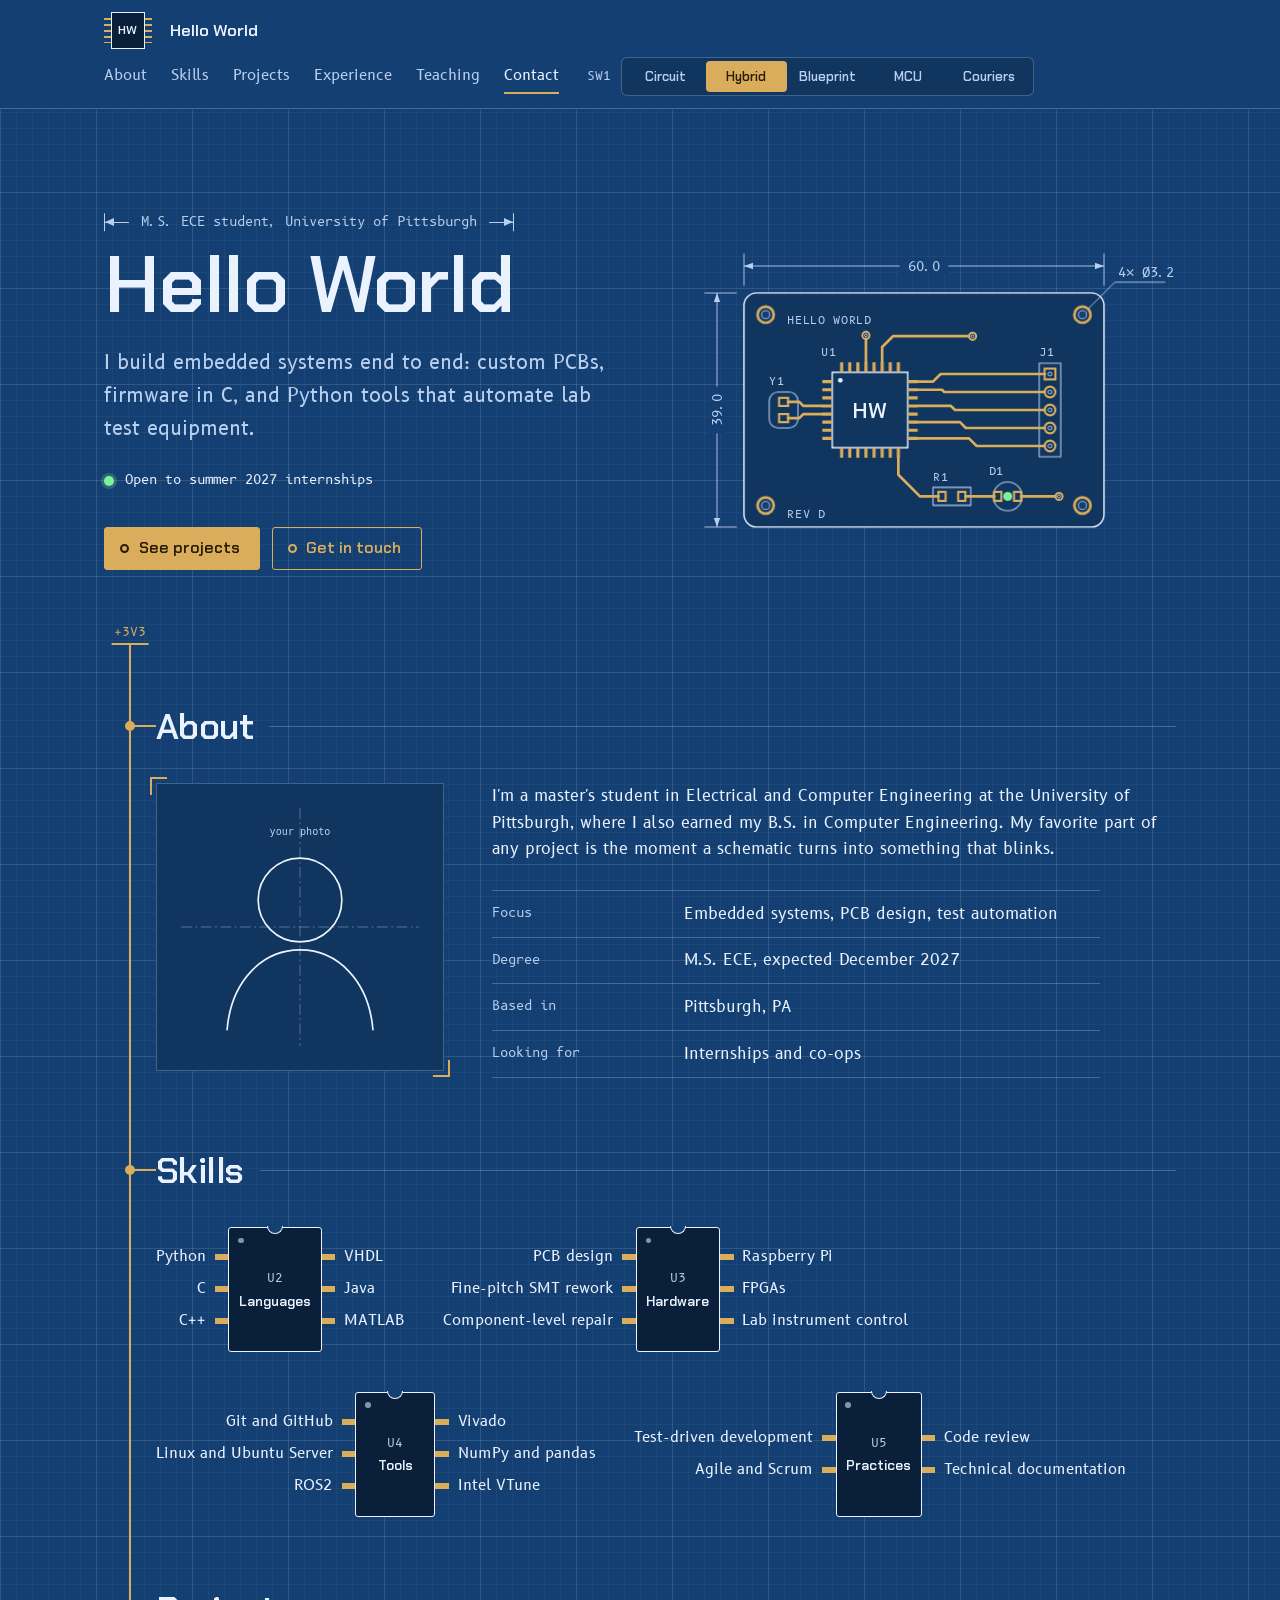
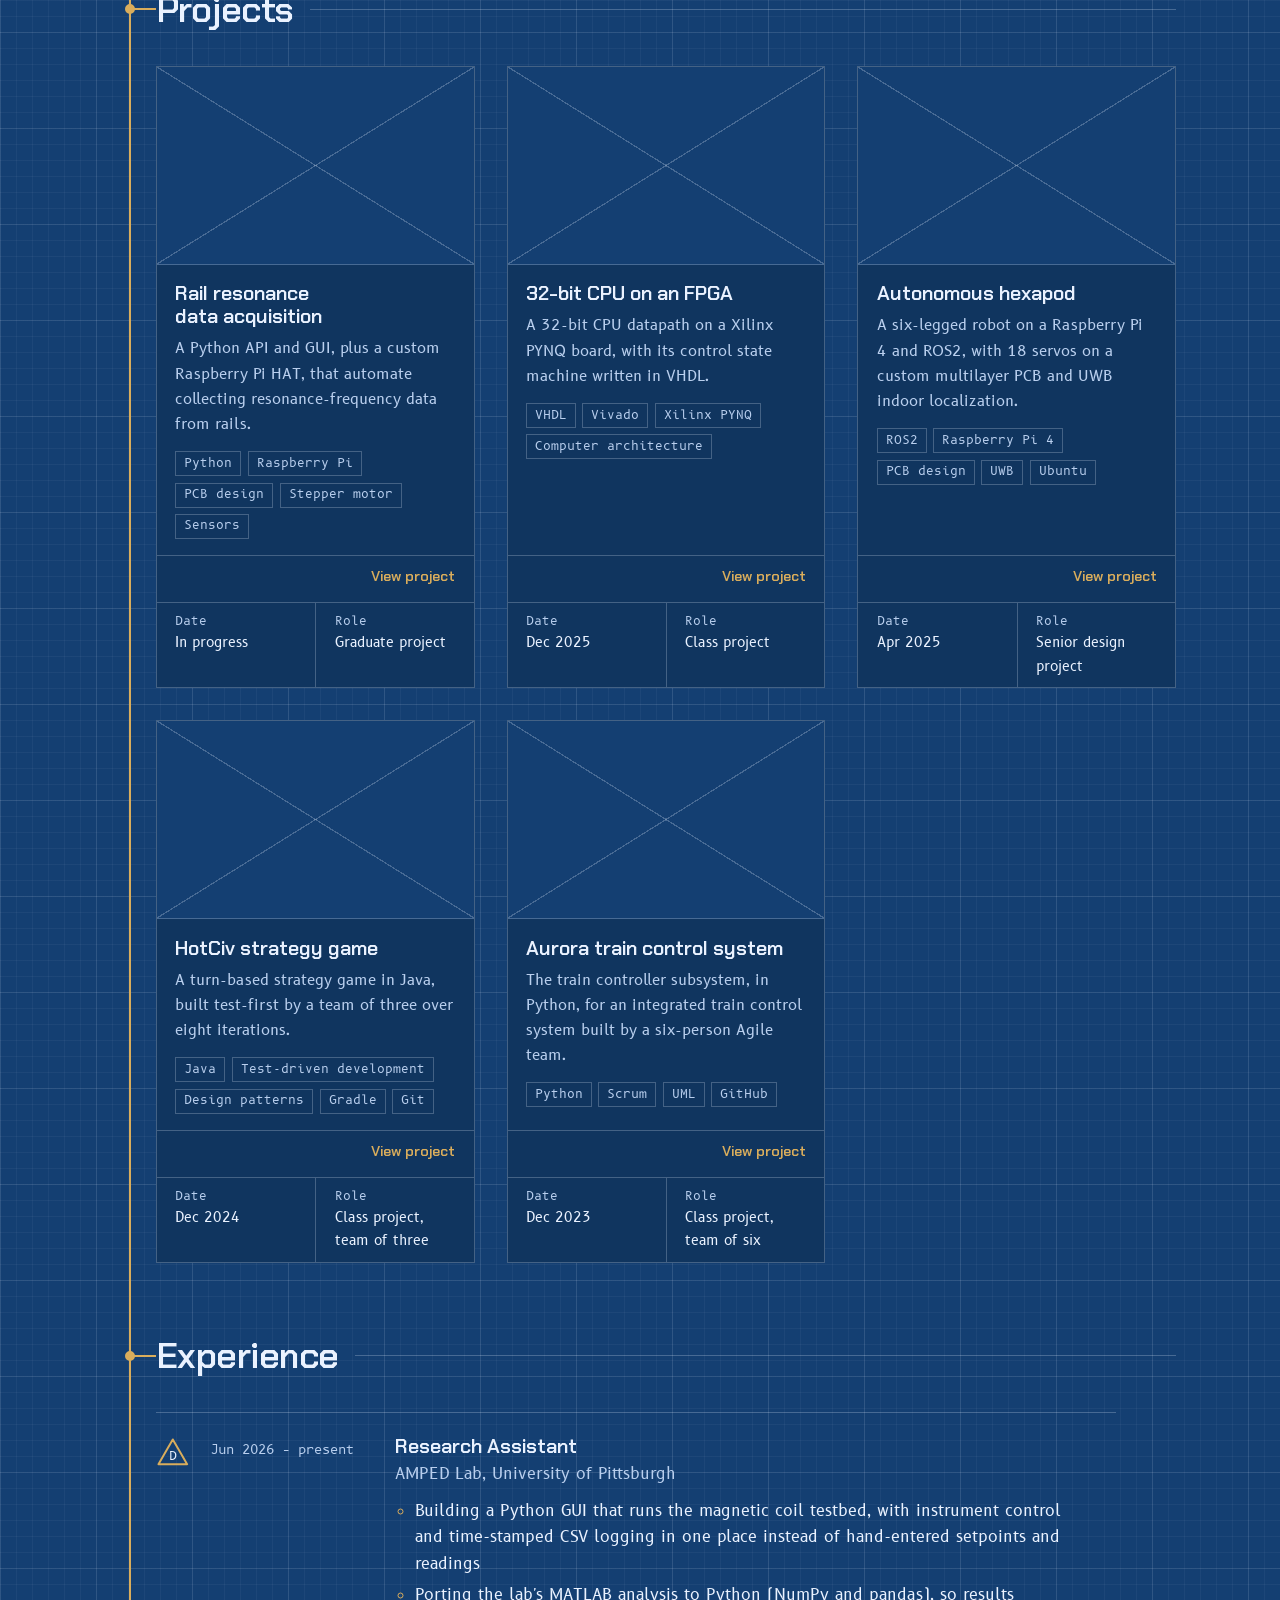
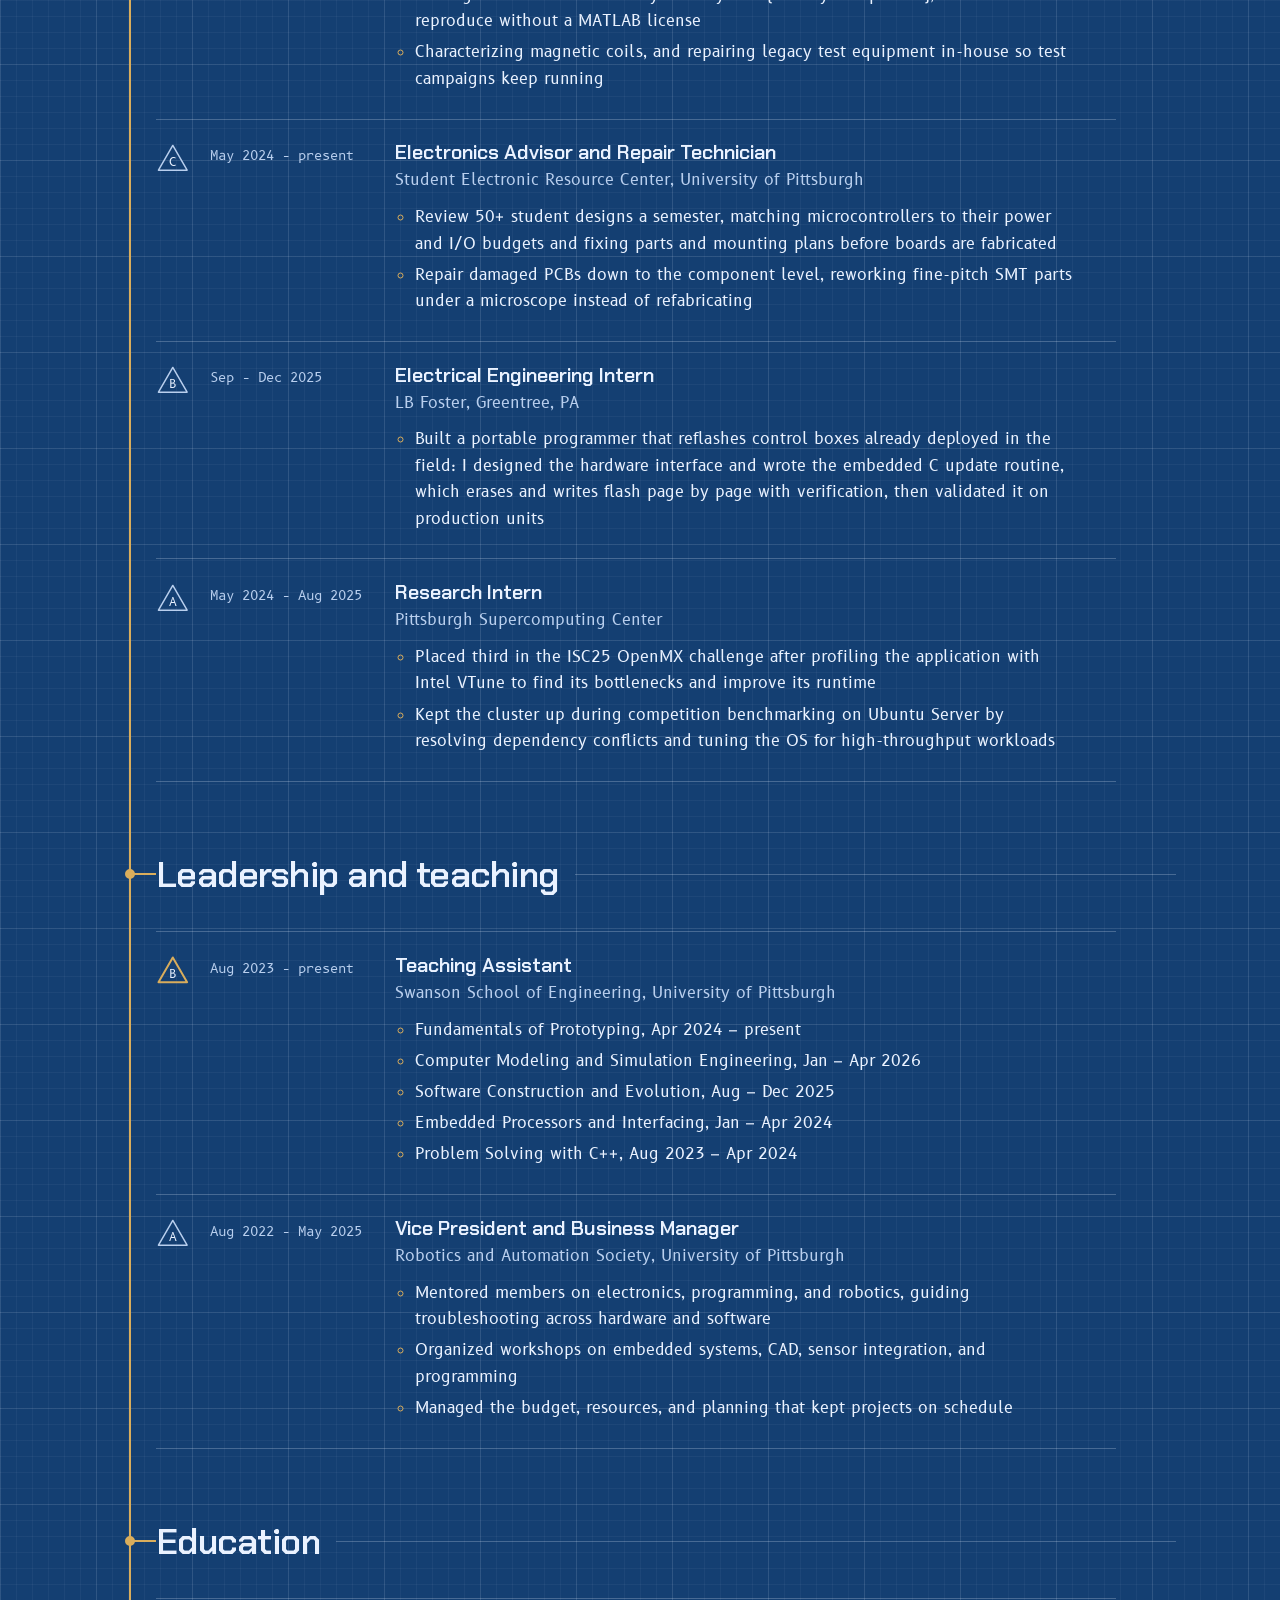
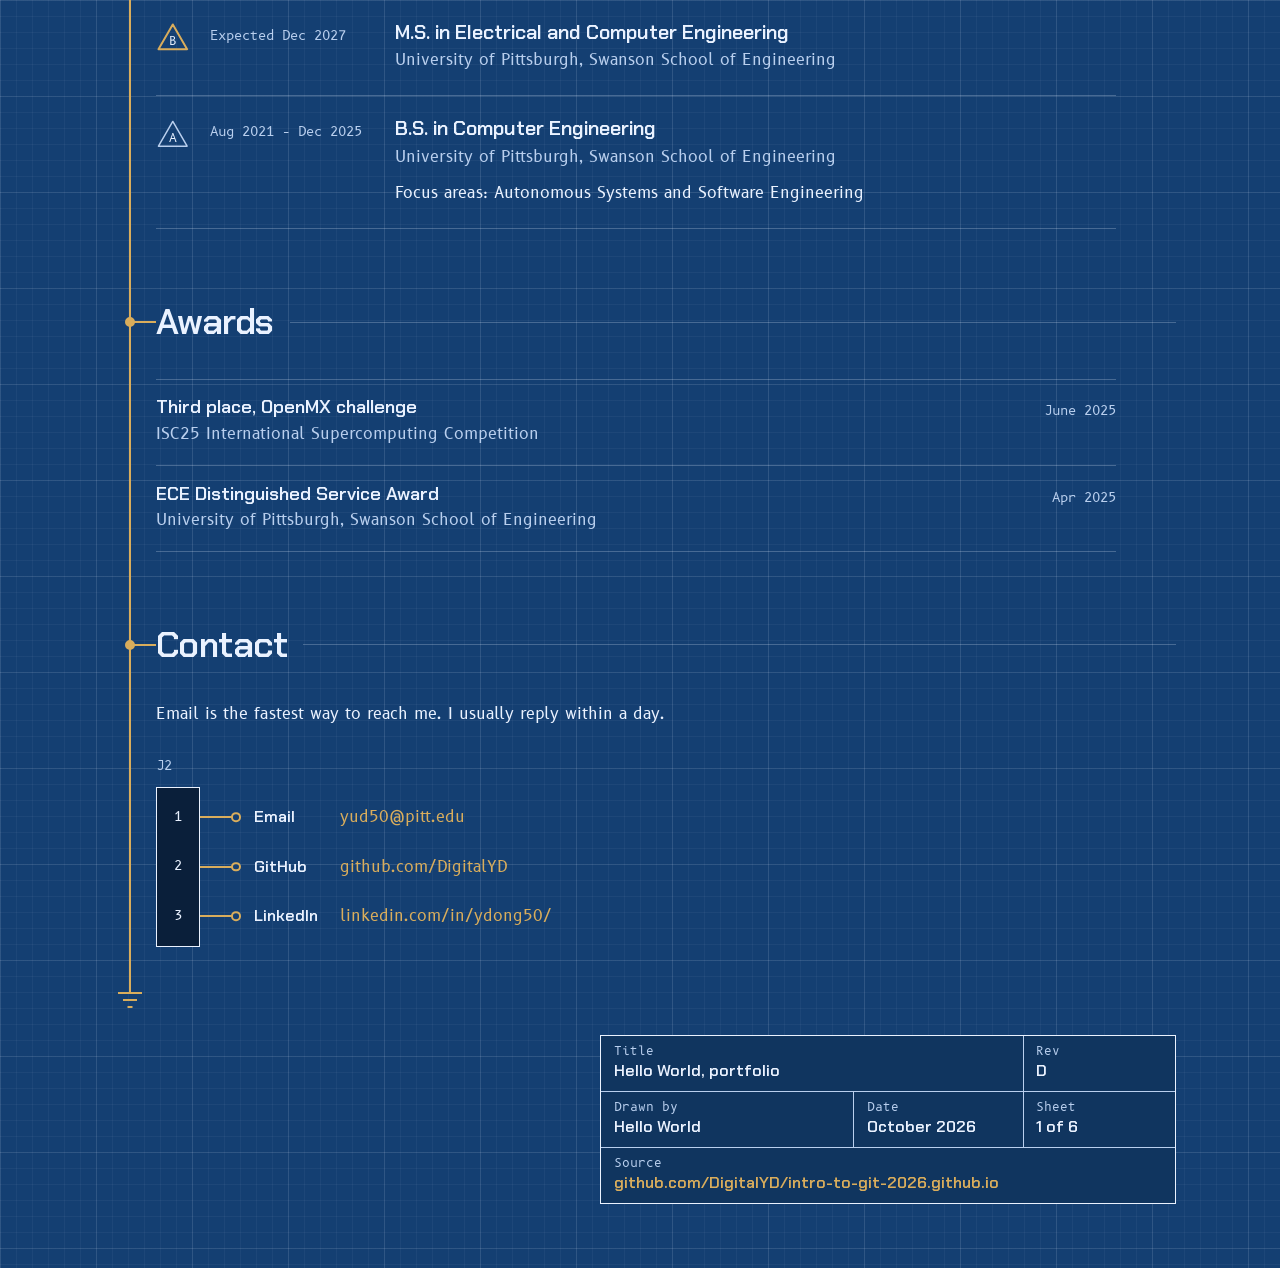
<file: index.html>
<!doctype html>
<html lang="en">
<head>
  <meta charset="utf-8">
  <meta name="viewport" content="width=device-width, initial-scale=1">
  <title>Portfolio</title>

  <!-- ==========================================================================
       LAUNCHER: the page at this site's main address. It sends visitors to
       the portfolio in the portfolio/ folder.

       - To send visitors somewhere else, change "portfolio/" in BOTH places
         marked LAUNCH TARGET.
       - To show this page with a button instead of opening the portfolio
         right away, set AUTO_OPEN to false.
       ========================================================================== -->
  <script>
    var LAUNCH_TARGET = "portfolio/";   // LAUNCH TARGET (1 of 2)
    var AUTO_OPEN = true;

    if (AUTO_OPEN) {
      // replace() keeps this page out of the Back button's history.
      // Anything after the address (like #projects) comes along.
      location.replace(LAUNCH_TARGET + location.search + location.hash);
    }
  </script>
  <!-- Does the same job when JavaScript is off -->
  <noscript><meta http-equiv="refresh" content="0; url=portfolio/"></noscript>  <!-- LAUNCH TARGET (2 of 2) -->

  <style>
    :root { color-scheme: dark; }
    body {
      display: grid;
      place-items: center;
      min-height: 100vh;
      margin: 0;
      padding: 2rem;
      box-sizing: border-box;
      background-color: #143f72;
      background-image:
        linear-gradient(rgba(234, 242, 255, 0.09) 1px, transparent 1px),
        linear-gradient(90deg, rgba(234, 242, 255, 0.09) 1px, transparent 1px),
        linear-gradient(rgba(234, 242, 255, 0.045) 1px, transparent 1px),
        linear-gradient(90deg, rgba(234, 242, 255, 0.045) 1px, transparent 1px);
      background-size: 96px 96px, 96px 96px, 16px 16px, 16px 16px;
      color: #eaf2ff;
      font-family: system-ui, -apple-system, "Segoe UI", Roboto, sans-serif;
    }
    main { width: min(100%, 32rem); }
    .note { margin: 0 0 0.9rem; color: #d9ad5c; font: 0.85rem ui-monospace, Menlo, Consolas, monospace; }
    h1 { margin: 0; font-size: clamp(2.25rem, 7vw, 3.5rem); line-height: 1.05; }
    p { color: #b9cfee; font-size: 1.1rem; line-height: 1.6; }
    .pad {
      display: inline-flex;
      align-items: center;
      gap: 0.6rem;
      margin-top: 0.75rem;
      padding: 0.75rem 1.3rem 0.75rem 1rem;
      border-radius: 3px;
      background: #d9ad5c;
      color: #2a1d05;
      font-weight: 700;
      text-decoration: none;
    }
    .pad::before { content: ""; width: 0.55rem; height: 0.55rem; border: 2px solid currentColor; border-radius: 50%; }
    .pad:hover { background: #f2cd80; }
    .pad:focus-visible { outline: 2px solid #f2cd80; outline-offset: 3px; }
  </style>
</head>
<body>
  <main>
    <p class="note" id="status">Opening the portfolio</p>
    <h1 id="name">Portfolio</h1>
    <p id="tagline">If it doesn't open on its own, use the button.</p>
    <a class="pad" id="launch" href="portfolio/">Open the portfolio</a>
  </main>

  <script>
    // Point the button at LAUNCH_TARGET, and show the name and tagline
    // from the portfolio's content/site.js when this page stays up.
    document.getElementById("launch").setAttribute("href", LAUNCH_TARGET);
    if (!AUTO_OPEN) {
      document.getElementById("status").textContent = "Engineering portfolio";
      var settings = document.createElement("script");
      settings.src = LAUNCH_TARGET + "content/site.js";
      settings.onload = function () {
        if (!window.SITE) return;
        document.title = SITE.name + " | Portfolio";
        document.getElementById("name").textContent = SITE.name;
        document.getElementById("tagline").textContent = SITE.tagline || SITE.intro || "";
      };
      document.head.appendChild(settings);
    }
  </script>
</body>
</html>
</file>
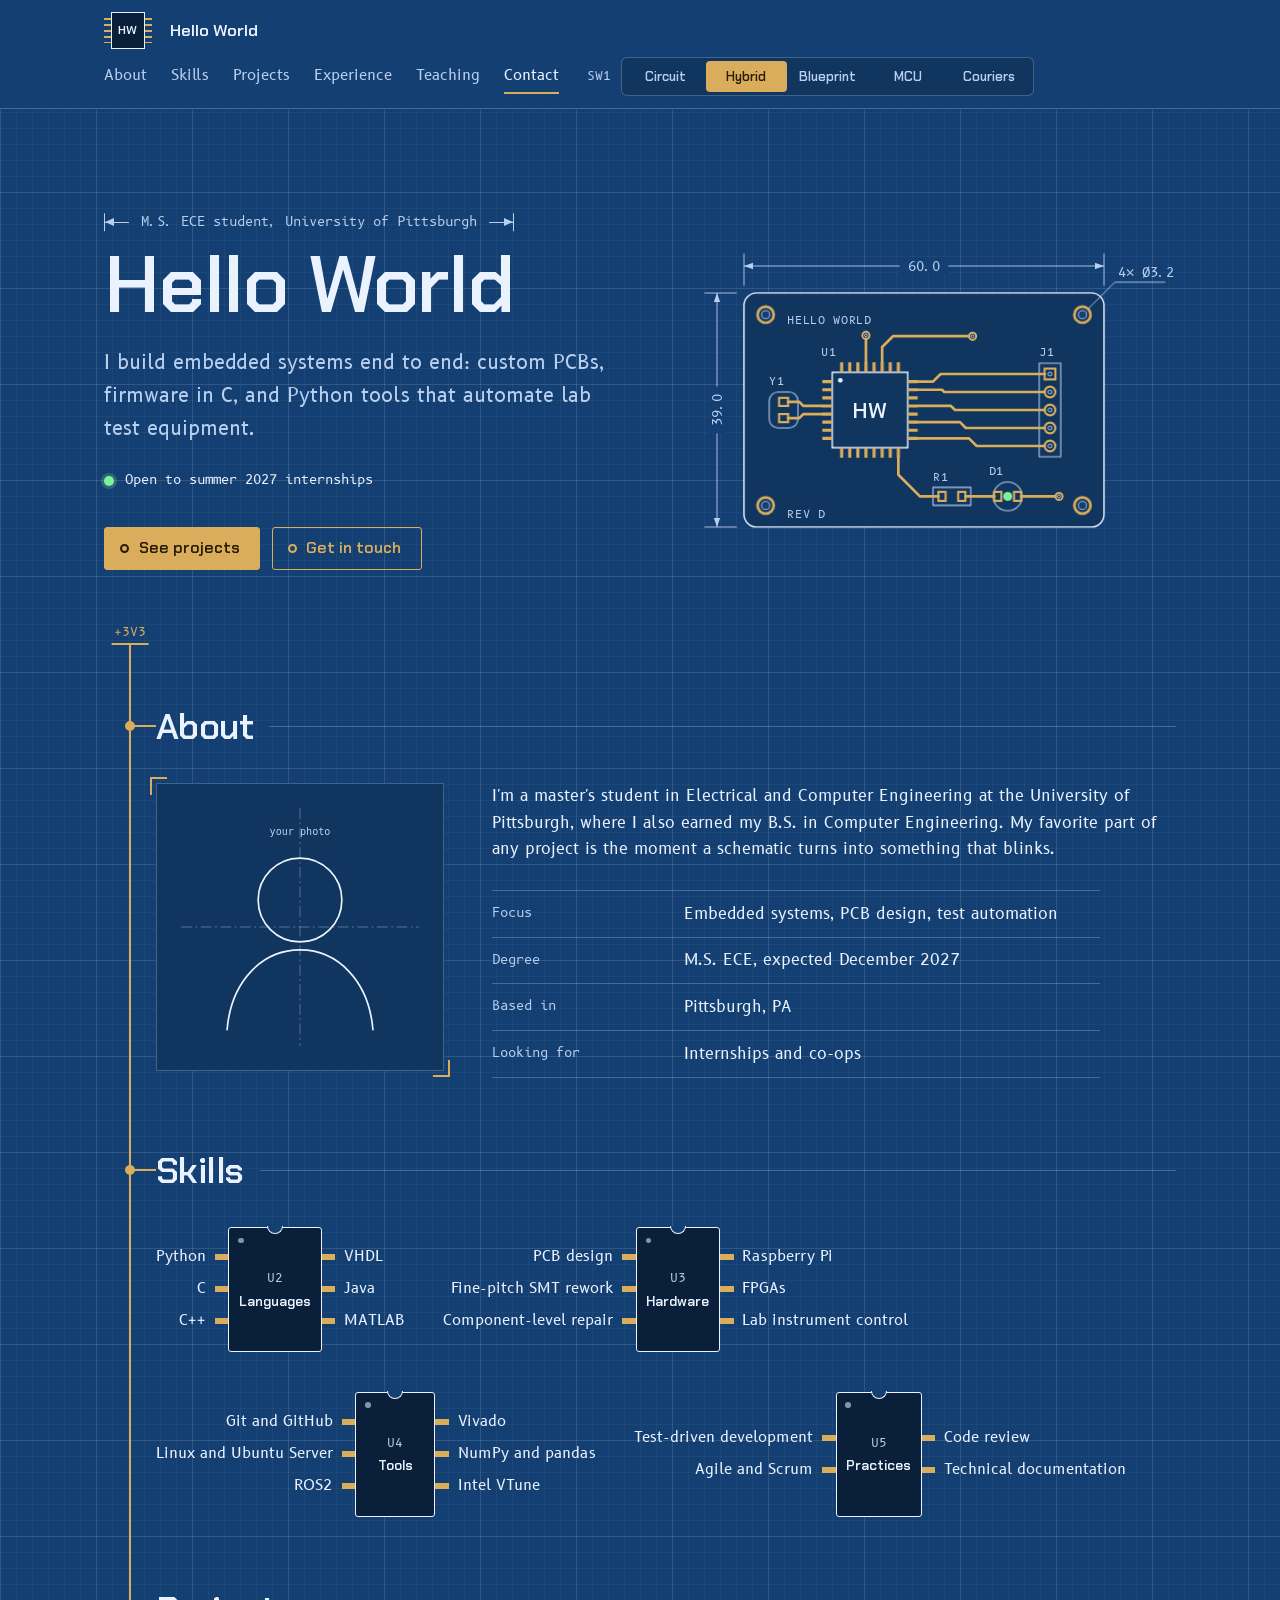
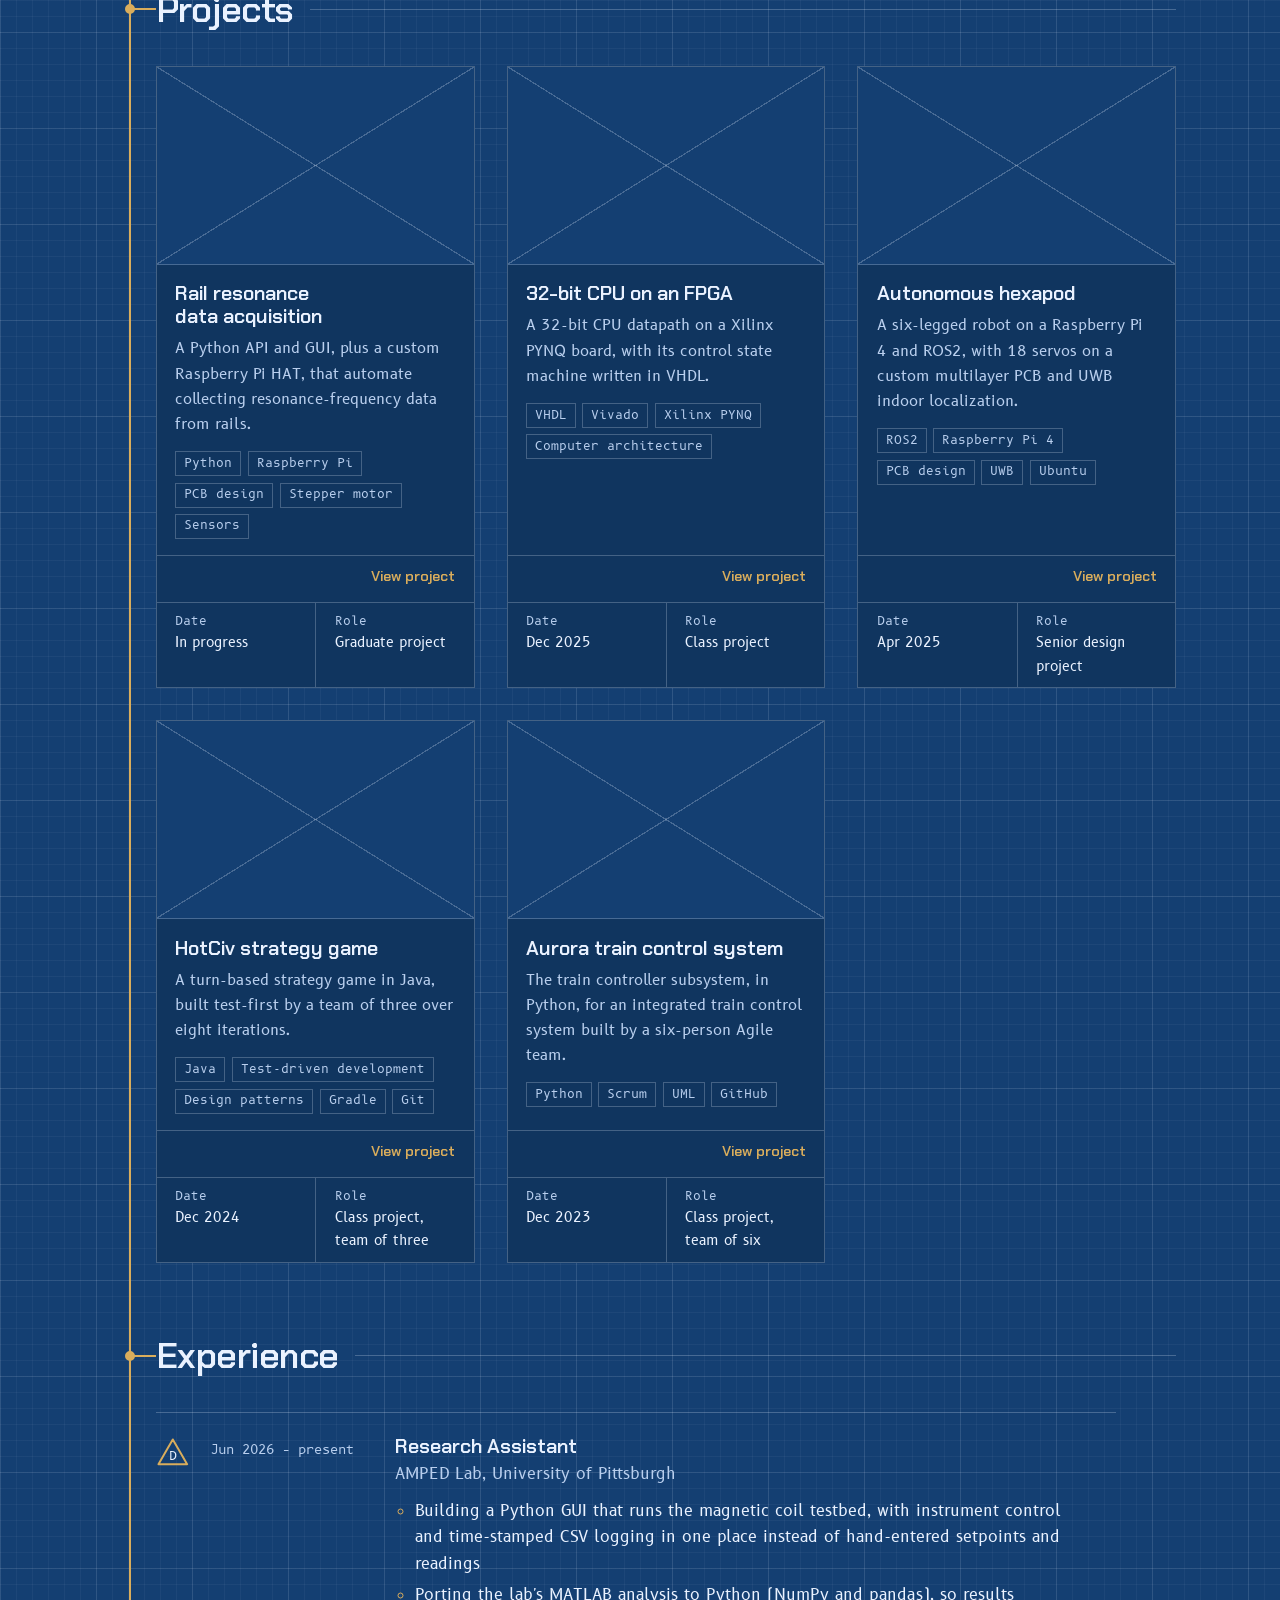
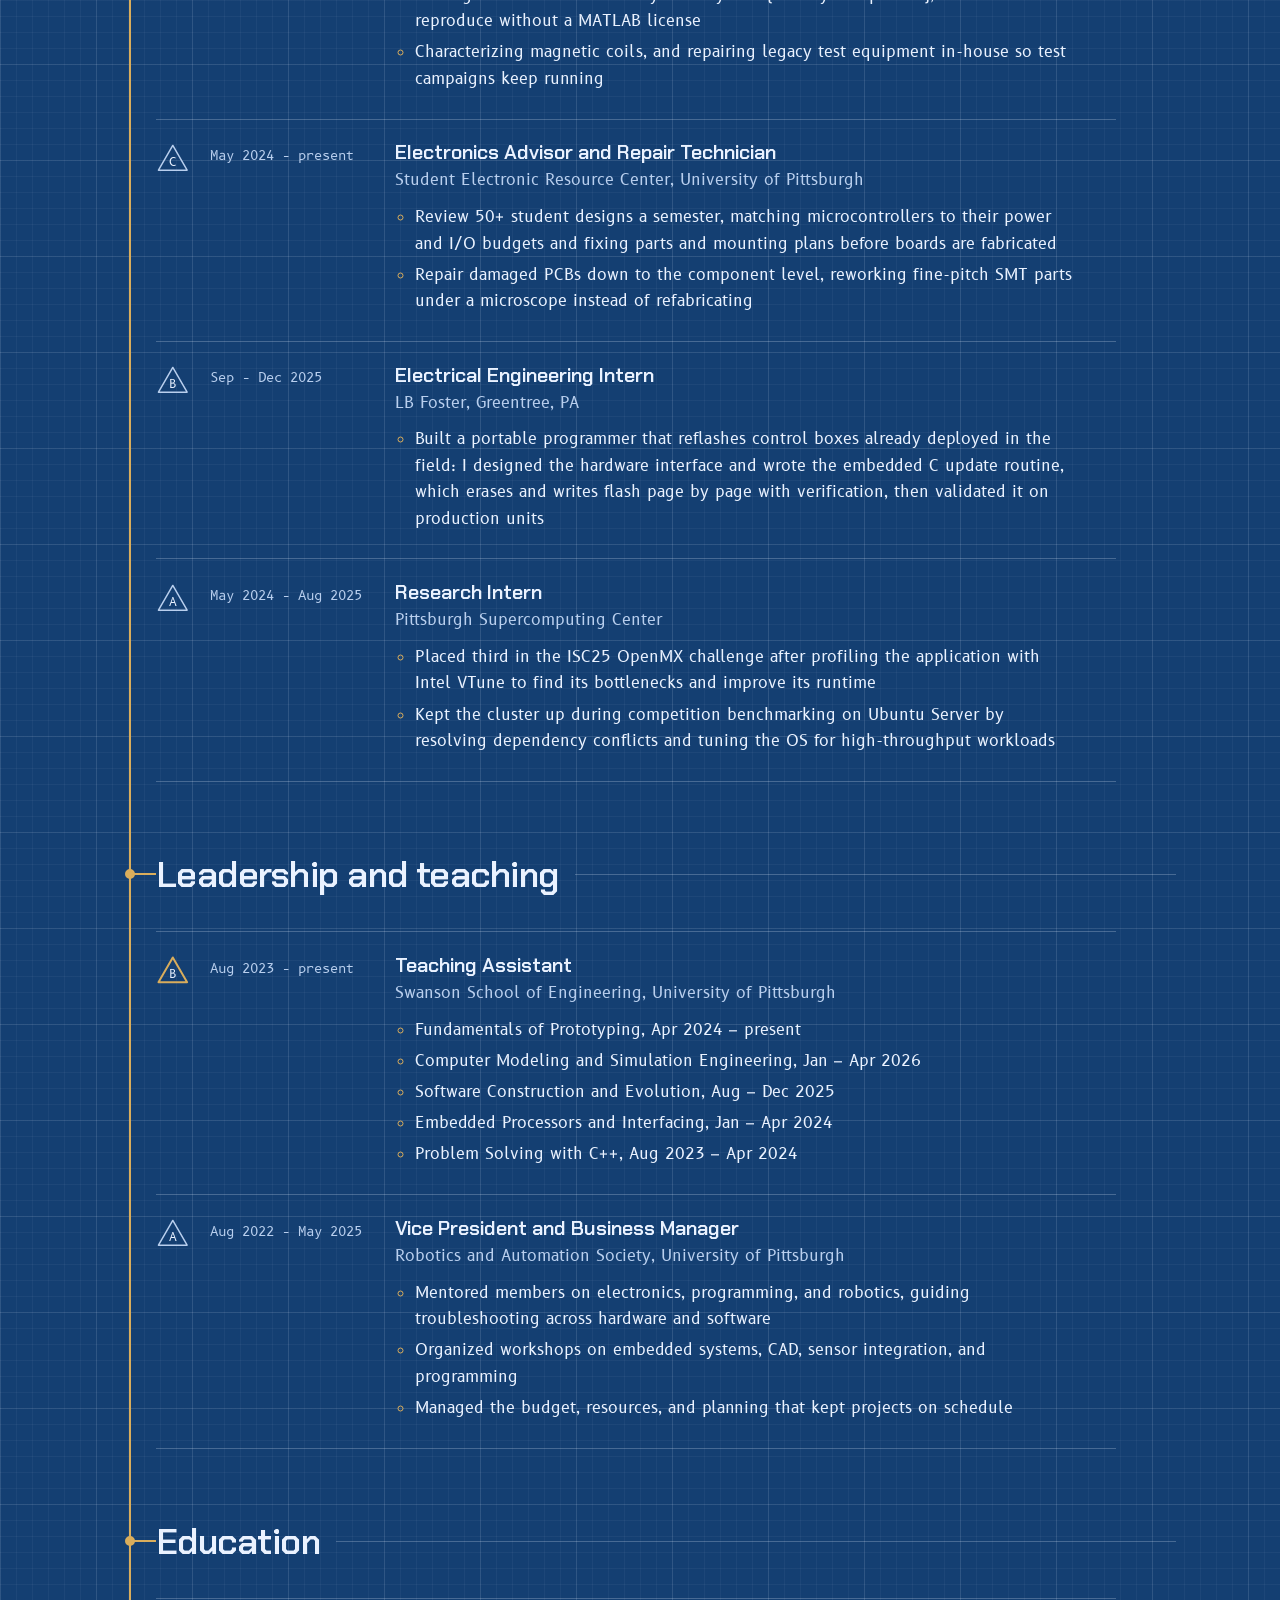
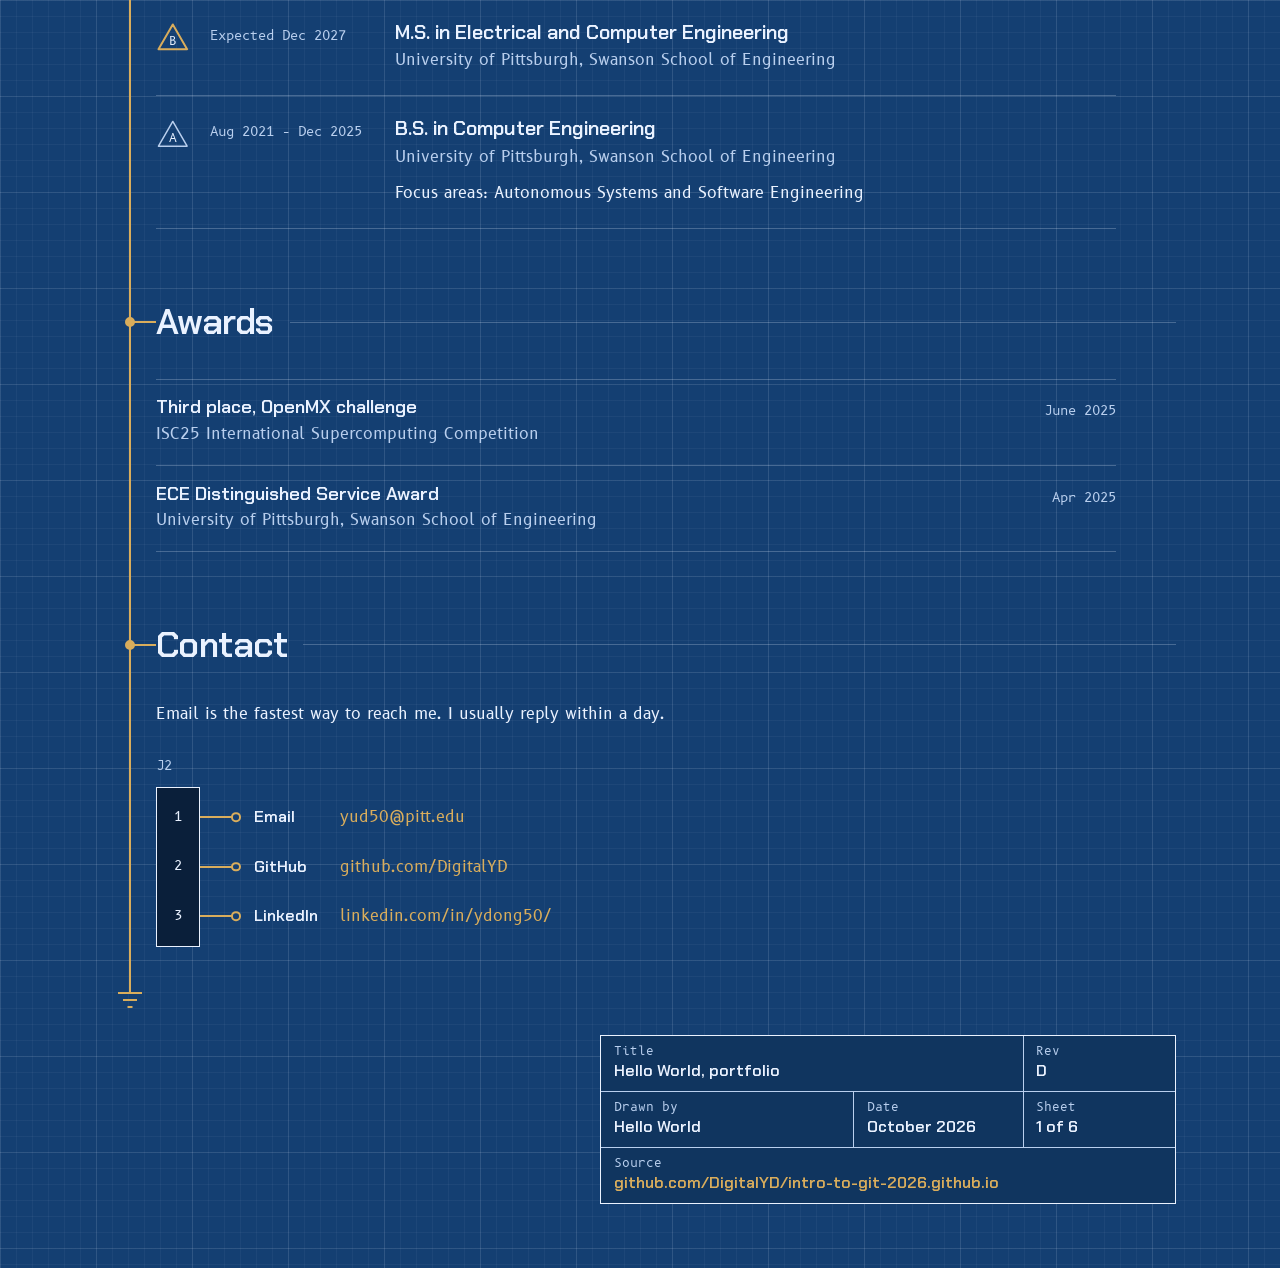
<file: portfolio/index.html>
<!doctype html>
<html lang="en">
<head>
  <meta charset="utf-8">
  <meta name="viewport" content="width=device-width, initial-scale=1">
  <title>Portfolio</title>
  <meta name="description" content="Engineering portfolio">

  <!-- Catches typos and missing files so the page can tell you what to fix.
       Keep this above every other script. -->
  <script>
    window.__portfolioErrors = [];
    window.addEventListener("error", function (event) {
      var target = event.target;
      if (target && target !== window && (target.src || target.href)) {
        window.__portfolioErrors.push({ file: target.src || target.href, missing: true });
      } else {
        window.__portfolioErrors.push({ file: event.filename || "", line: event.lineno || 0, message: event.message || "" });
      }
    }, true);
  </script>

  <!-- Fonts. Chakra Petch: headings. B612 and B612 Mono: hybrid and blueprint.
       IBM Plex Sans and Mono: circuit board, MCU, and Couriers. Only the ones
       in use download. -->
  <link rel="preconnect" href="https://fonts.googleapis.com">
  <link rel="preconnect" href="https://fonts.gstatic.com" crossorigin>
  <link rel="stylesheet" href="https://fonts.googleapis.com/css2?family=B612+Mono&family=B612:ital,wght@0,400;0,700;1,400&family=Chakra+Petch:wght@500;600;700&family=IBM+Plex+Mono:wght@400;500&family=IBM+Plex+Sans:ital,wght@0,400;0,500;0,600;0,700;1,400&display=swap">

  <!-- Shared by every style -->
  <link rel="stylesheet" href="css/tokens.css">
  <link rel="stylesheet" href="css/base.css">
  <link rel="stylesheet" href="css/components.css">

  <!-- ===== STYLES: one stylesheet each ======================================
       The switch offers the styles listed in `themes` in content/site.js.
       Deleting a style's files? Delete its line here and in project.html. -->
  <link rel="stylesheet" href="css/themes/circuit.css" data-style="circuit">      <!-- STYLE: Circuit board -->
  <link rel="stylesheet" href="css/themes/hybrid.css" data-style="hybrid">        <!-- STYLE: Hybrid -->
  <link rel="stylesheet" href="css/themes/blueprint.css" data-style="blueprint">  <!-- STYLE: Blueprint -->
  <link rel="stylesheet" href="css/themes/mcu.css" data-style="mcu">              <!-- STYLE: MCU -->
  <link rel="stylesheet" href="css/themes/couriers.css" data-style="couriers">    <!-- STYLE: Couriers -->

  <!-- Your settings load here, before the page draws, so the right style
       is on from the first frame -->
  <script src="content/site.js"></script>
  <script src="js/theme.js"></script>
</head>
<body>
  <a class="skip-link" href="#main">Skip to content</a>

  <!-- The page is built inside #app from the files in content/. -->
  <div id="app">
    <noscript><p class="noscript">This portfolio needs JavaScript. Turn it on and reload the page.</p></noscript>
  </div>

  <!-- Your projects -->
  <script src="content/projects.js"></script>

  <!-- The engine: you usually don't need to touch these -->
  <script src="js/core.js"></script>
  <script src="js/layout.js"></script>
  <script src="js/hero.js"></script>

  <!-- ===== STYLE DRAWINGS: the picture at the top of the home page ==========
       Deleting a style's files? Delete its line here too. -->
  <script src="js/art/circuit.js"></script>     <!-- STYLE: Circuit board -->
  <script src="js/art/hybrid.js"></script>      <!-- STYLE: Hybrid -->
  <script src="js/art/blueprint.js"></script>   <!-- STYLE: Blueprint -->

  <!-- Section types, one file each. Made a new one? Add its script tag here. -->
  <script src="js/sections/about.js"></script>
  <script src="js/sections/skills.js"></script>
  <script src="js/sections/projects.js"></script>
  <script src="js/sections/timeline.js"></script>
  <script src="js/sections/list.js"></script>
  <script src="js/sections/gallery.js"></script>
  <script src="js/sections/text.js"></script>
  <script src="js/sections/contact.js"></script>

  <!-- Build the page -->
  <script src="js/main.js"></script>

  <!-- ===== STYLE PAGES: styles that are whole pages of their own =============
       MCU and Couriers build their own page from your content when the switch
       picks them. Deleting a style's files? Delete its lines here too.
       Keep modes.js last: it starts whichever style is on. -->
  <script src="js/modes/parts.js"></script>      <!-- STYLE: MCU -->
  <script src="js/modes/mcu.js"></script>        <!-- STYLE: MCU -->
  <script src="js/modes/couriers.js"></script>   <!-- STYLE: Couriers -->
  <script src="js/modes/modes.js"></script>
</body>
</html>
</file>
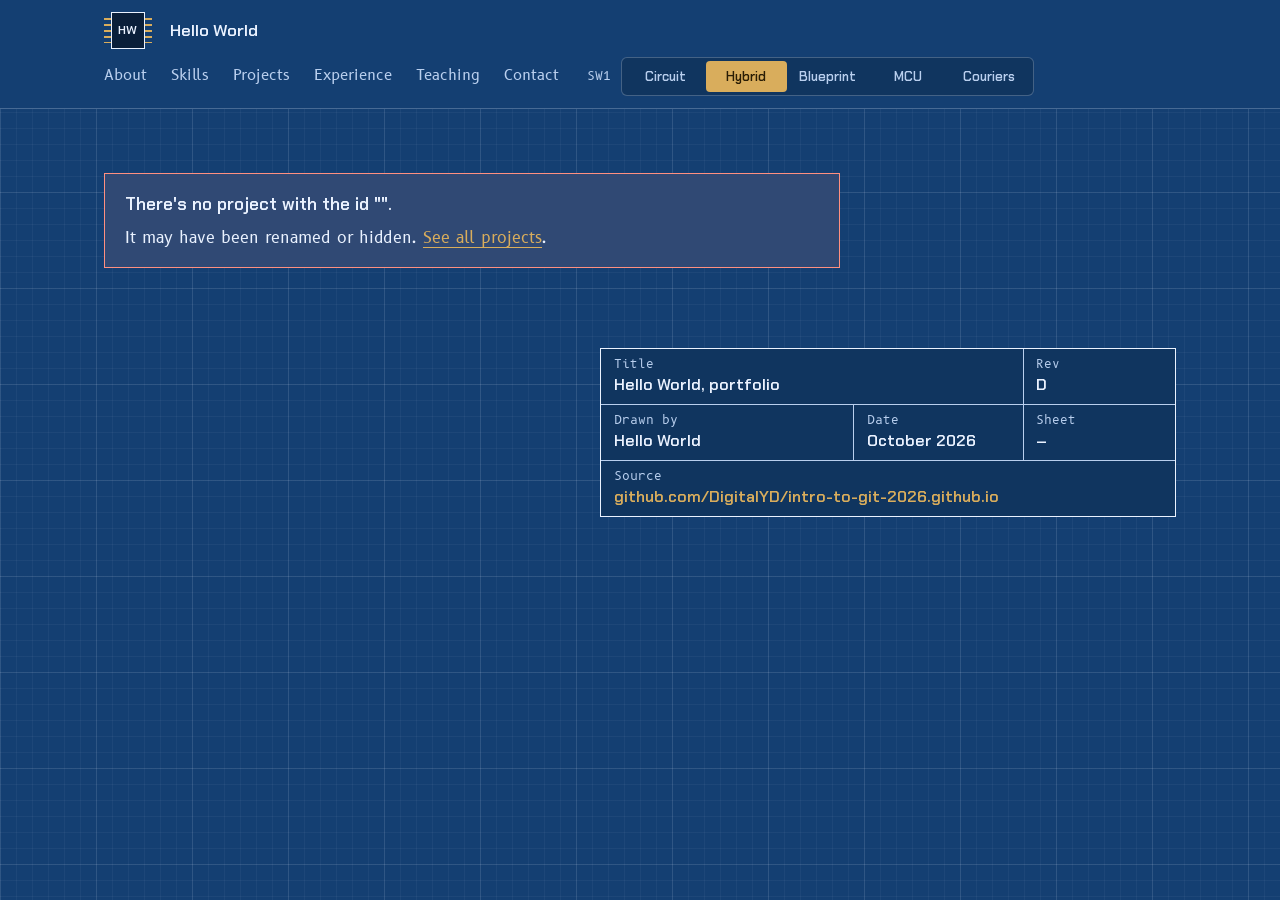
<file: portfolio/project.html>
<!doctype html>
<html lang="en">
<head>
  <meta charset="utf-8">
  <meta name="viewport" content="width=device-width, initial-scale=1">
  <title>Project</title>
  <meta name="description" content="Engineering portfolio project">

  <!-- Catches typos and missing files so the page can tell you what to fix.
       Keep this above every other script. -->
  <script>
    window.__portfolioErrors = [];
    window.addEventListener("error", function (event) {
      var target = event.target;
      if (target && target !== window && (target.src || target.href)) {
        window.__portfolioErrors.push({ file: target.src || target.href, missing: true });
      } else {
        window.__portfolioErrors.push({ file: event.filename || "", line: event.lineno || 0, message: event.message || "" });
      }
    }, true);
  </script>

  <link rel="preconnect" href="https://fonts.googleapis.com">
  <link rel="preconnect" href="https://fonts.gstatic.com" crossorigin>
  <link rel="stylesheet" href="https://fonts.googleapis.com/css2?family=B612+Mono&family=B612:ital,wght@0,400;0,700;1,400&family=Chakra+Petch:wght@500;600;700&family=IBM+Plex+Mono:wght@400;500&family=IBM+Plex+Sans:ital,wght@0,400;0,500;0,600;0,700;1,400&display=swap">

  <link rel="stylesheet" href="css/tokens.css">
  <link rel="stylesheet" href="css/base.css">
  <link rel="stylesheet" href="css/components.css">

  <!-- ===== STYLES: keep these lines the same as in index.html ============== -->
  <link rel="stylesheet" href="css/themes/circuit.css" data-style="circuit">      <!-- STYLE: Circuit board -->
  <link rel="stylesheet" href="css/themes/hybrid.css" data-style="hybrid">        <!-- STYLE: Hybrid -->
  <link rel="stylesheet" href="css/themes/blueprint.css" data-style="blueprint">  <!-- STYLE: Blueprint -->
  <link rel="stylesheet" href="css/themes/mcu.css" data-style="mcu">              <!-- STYLE: MCU -->
  <link rel="stylesheet" href="css/themes/couriers.css" data-style="couriers">    <!-- STYLE: Couriers -->

  <script src="content/site.js"></script>
  <script src="js/theme.js"></script>
</head>
<body>
  <a class="skip-link" href="#main">Skip to content</a>

  <!-- Built from content/projects.js. The ?id= in the address picks the project. -->
  <div id="app">
    <noscript><p class="noscript">This portfolio needs JavaScript. Turn it on and reload the page.</p></noscript>
  </div>

  <script src="content/projects.js"></script>

  <script src="js/core.js"></script>
  <script src="js/layout.js"></script>
  <script src="js/sections/gallery.js"></script>
  <script src="js/project-page.js"></script>
</body>
</html>
</file>
<file: portfolio/css/tokens.css>
/* ==========================================================================
   css/tokens.css: settings every style shares: the type scale, layout
   sizes, and motion. Each style's colors and fonts live in its own file
   in css/themes/.
   ========================================================================== */

:root {
  /* Backup colors, used only if no style file loads */
  --paper: #143f72;
  --panel: #10355f;
  --ink: #eaf2ff;
  --ink-soft: #b9cfee;
  --ink-faint: rgba(234, 242, 255, 0.24);
  --copper: #d9ad5c;
  --copper-bright: #f2cd80;
  --copper-ink: #2a1d05;
  --chip-body: #0a1f3a;
  --chip-edge: #eaf2ff;
  --chip-ink: #eaf2ff;
  --led: #7cf29a;
  --redline: #ff9080;
  --font-display: "Chakra Petch", "Arial Narrow", sans-serif;
  --font-body: system-ui, -apple-system, "Segoe UI", Roboto, sans-serif;
  --font-mono: ui-monospace, Menlo, Consolas, monospace;

  /* ---- Type sizes ---------------------------------------------------------- */
  --step--1: 0.8125rem;                               /* 13px notes and labels */
  --step-0: 1rem;                                     /* 16px body text */
  --step-1: 1.25rem;                                  /* 20px card titles */
  --step-2: clamp(1.625rem, 1.3rem + 1.4vw, 2.25rem); /* section headings */
  --step-hero: clamp(2.75rem, 1.6rem + 5vw, 5rem);    /* your name */

  /* ---- Layout -------------------------------------------------------------- */
  --page-max: 72rem;                     /* widest the content gets */
  --gutter: clamp(1rem, 4vw, 2.5rem);    /* space at the page edges */
  --rail: clamp(1.75rem, 5vw, 3.25rem);  /* room for the line on the left */
  --line: 1.5px;                         /* weight of drawn lines */
  --ease: cubic-bezier(0.65, 0, 0.35, 1);
}
</file>
<file: portfolio/css/base.css>
/* ==========================================================================
   css/base.css: page basics: the blueprint grid, text, links, focus rings,
   and long-form writing. Colors and sizes come from tokens.css.
   ========================================================================== */

*,
*::before,
*::after {
  box-sizing: border-box;
}

html {
  -webkit-text-size-adjust: 100%;
  text-size-adjust: 100%;
  scroll-behavior: smooth;
}

body {
  margin: 0;
  min-height: 100vh;
  color: var(--ink);
  background-color: var(--paper);
  /* The paper's texture (grid lines or dots) comes from the style file */
  background-image: var(--page-texture, none);
  background-size: var(--page-texture-size, auto);
  font-family: var(--font-body);
  font-size: var(--step-0);
  line-height: 1.65;
  -webkit-font-smoothing: antialiased;
}

img,
svg {
  display: block;
  max-width: 100%;
}

img {
  height: auto;
}

h1,
h2,
h3,
h4 {
  margin: 0;
  font-family: var(--font-display);
  font-weight: 600;
  line-height: 1.15;
  text-wrap: balance;
}

p {
  margin: 0 0 1em;
}

a {
  color: var(--copper);
  text-decoration-thickness: 1px;
  text-underline-offset: 0.22em;
}

a:hover {
  color: var(--copper-bright);
}

:focus-visible {
  outline: 2px solid var(--copper-bright);
  outline-offset: 3px;
}

::selection {
  background: var(--copper);
  color: var(--copper-ink);
}

code {
  padding: 0.1em 0.35em;
  border: 1px solid var(--ink-faint);
  background: var(--panel);
  font-family: var(--font-mono);
  font-size: 0.88em;
}

/* Centers content and keeps it off the screen edges */
.wrap {
  width: 100%;
  max-width: var(--page-max);
  margin-inline: auto;
  padding-inline: var(--gutter);
}

/* Hidden on screen but read by screen readers */
.sr-only {
  position: absolute;
  width: 1px;
  height: 1px;
  overflow: hidden;
  clip: rect(0 0 0 0);
  white-space: nowrap;
}

[hidden] {
  display: none !important;
}

.skip-link {
  position: absolute;
  top: 0;
  left: 1rem;
  z-index: 100;
  padding: 0.6rem 1rem;
  background: var(--copper);
  color: var(--copper-ink);
  font-weight: 700;
  transform: translateY(-120%);
}

.skip-link:focus {
  transform: none;
}

/* ---- Long-form writing (about text, project write-ups) ------------------- */
.prose {
  max-width: 68ch;
}

.prose > :first-child {
  margin-top: 0;
}

.prose > :last-child {
  margin-bottom: 0;
}

.prose p,
.prose ul {
  margin: 0 0 1em;
}

.prose ul {
  padding-left: 1.25em;
}

.prose li {
  margin: 0.3em 0;
}

.prose li::marker {
  color: var(--copper);
}

.prose h2,
.prose h3 {
  margin: 1.8em 0 0.5em;
  font-size: var(--step-1);
}

.prose strong {
  color: var(--ink);
  font-weight: 700;
}

.md-figure {
  margin: 1.75em 0;
}

.md-figure img {
  border: 1px solid var(--ink-faint);
}

.md-figure figcaption {
  margin-top: 0.5em;
  color: var(--ink-soft);
  font-size: 0.92rem;
}

.md-img {
  display: inline-block;
  vertical-align: middle;
}

.noscript {
  padding: 2rem;
}

@media (prefers-reduced-motion: reduce) {
  html {
    scroll-behavior: auto;
  }

  *,
  *::before,
  *::after {
    animation: none !important;
    transition: none !important;
  }
}
</file>
<file: portfolio/css/components.css>
/* ==========================================================================
   css/components.css: how each part of the page looks, shared by every
   style, in the order the parts appear: header and style switch, hero,
   the rail, each section type, the title block, the project page, and
   error messages. Colors and per-style choices are variables set in the
   style files in css/themes/.
   ========================================================================== */

/* ---- Header ------------------------------------------------------------- */
.site-header {
  position: relative;
  z-index: 20;
  border-bottom: 1px solid var(--ink-faint);
  background: var(--paper);
}

@media (min-width: 760px) {
  .site-header {
    position: sticky;
    top: 0;
  }
}

.site-header__inner {
  display: flex;
  flex-wrap: wrap;
  align-items: center;
  justify-content: space-between;
  gap: 0.5rem 2rem;
  min-height: 4rem;
  padding-block: 0.75rem;
}

.brand {
  display: inline-flex;
  align-items: center;
  gap: 1.1rem;
  color: var(--ink);
  font-family: var(--font-display);
  font-size: 1.05rem;
  font-weight: 600;
  text-decoration: none;
}

.brand:hover {
  color: var(--ink);
}

/* Your initials, drawn as a tiny chip */
.brand__mark {
  position: relative;
  display: grid;
  place-items: center;
  width: 2.1rem;
  height: 2.3rem;
  margin-inline: 0.45rem;
  border: var(--line) solid var(--chip-edge);
  background: var(--chip-body);
  color: var(--chip-ink);
  font-size: 0.78rem;
  letter-spacing: 0.02em;
}

.brand__mark::before,
.brand__mark::after {
  content: "";
  position: absolute;
  top: 0.3rem;
  bottom: 0.3rem;
  width: 0.4rem;
  background: repeating-linear-gradient(to bottom, var(--copper) 0 2px, transparent 2px 6px);
}

.brand__mark::before {
  right: calc(100% + var(--line));
}

.brand__mark::after {
  left: calc(100% + var(--line));
}

.nav {
  display: flex;
  flex-wrap: wrap;
  gap: 0.25rem 1.5rem;
  margin: 0;
  padding: 0;
  list-style: none;
}

.nav a {
  display: inline-block;
  padding: 0.3rem 0;
  border-bottom: 2px solid transparent;
  color: var(--ink-soft);
  font-size: 0.95rem;
  text-decoration: none;
}

.nav a:hover {
  color: var(--ink);
}

.nav a[aria-current="true"] {
  border-bottom-color: var(--copper);
  color: var(--ink);
}

@media (max-width: 759px) {
  .nav {
    gap: 0.25rem 1.1rem;
  }

  .nav a {
    font-size: 0.9rem;
  }
}

/* The style switch: a slide switch with one position per style, labeled SW1 */
.site-header__end {
  display: flex;
  flex-wrap: wrap;
  align-items: center;
  gap: 0.6rem 1.75rem;
}

.switch-wrap {
  display: inline-flex;
  align-items: center;
  gap: 0.6rem;
}

.switch__ref {
  color: var(--ink-soft);
  font-family: var(--font-mono);
  font-size: 0.72rem;
}

.switch {
  position: relative;
  display: grid;
  grid-template-columns: repeat(var(--count, 3), minmax(0, 1fr));
  min-width: 0;
  margin: 0;
  padding: 3px;
  border: 1px solid var(--ink-faint);
  border-radius: 6px;
  background: var(--panel);
}

/* The sliding part. Its position comes from --index, set by js/layout.js */
.switch__thumb {
  position: absolute;
  top: 3px;
  bottom: 3px;
  left: 3px;
  width: calc((100% - 6px) / var(--count, 3));
  border-radius: 4px;
  background: var(--copper);
  transform: translateX(calc(var(--index, 0) * 100%));
  transition: transform 0.28s var(--ease);
}

.switch__option {
  position: relative;
  cursor: pointer;
}

.switch__option input {
  position: absolute;
  inset: 0;
  width: 100%;
  height: 100%;
  margin: 0;
  opacity: 0;
  cursor: pointer;
}

.switch__option span {
  display: block;
  padding: 0.3rem 0.75rem;
  color: var(--ink-soft);
  font-family: var(--font-display);
  font-size: 0.8rem;
  font-weight: 600;
  text-align: center;
  white-space: nowrap;
  transition: color 0.2s ease;
}

.switch__option:hover span {
  color: var(--ink);
}

.switch__option.is-active span {
  color: var(--copper-ink);
}

/* Phones: the switch takes the full width, and five positions still fit */
@media (max-width: 559px) {
  .switch-wrap {
    width: 100%;
  }

  .switch {
    flex: 1;
  }

  .switch__option span {
    padding: 0.32rem 0.2rem;
    font-size: 0.72rem;
  }
}

@media (max-width: 419px) {
  .switch__ref {
    display: none;
  }
}

.switch__option:has(input:focus-visible) {
  border-radius: 4px;
  outline: 2px solid var(--copper-bright);
  outline-offset: 2px;
}

/* ---- Hero --------------------------------------------------------------- */
.hero {
  display: grid;
  align-items: center;
  gap: clamp(2.5rem, 6vw, 4rem);
  padding-block: clamp(3rem, 8vw, 6rem) clamp(2rem, 5vw, 3.5rem);
}

@media (min-width: 960px) {
  .hero {
    grid-template-columns: minmax(0, 1fr) minmax(0, 1fr);
  }
}

/* Wraps the measurement line and your name so the line spans the name */
.hero__measure {
  display: inline-flex;
  flex-direction: column;
  max-width: 100%;
}

.hero__name {
  font-size: var(--name-size, var(--step-hero));
  line-height: 0.98;
  letter-spacing: var(--title-tracking, -0.015em);
  text-transform: var(--title-case, none);
}

.hero__intro {
  max-width: 34rem;
  margin-top: 1.4rem;
  color: var(--ink-soft);
  font-size: clamp(1.05rem, 1rem + 0.35vw, 1.25rem);
}

.hero__intro p:last-child {
  margin-bottom: 0;
}

.hero__art {
  min-width: 0;
}

.hero__photo {
  margin: 0;
  padding: 0.5rem;
  border: var(--line) solid var(--ink);
  background: var(--panel);
}

.hero__photo img {
  aspect-ratio: 4 / 3;
  object-fit: cover;
}

/* The measurement line: |<-- text -->| */
.dim {
  display: flex;
  align-items: center;
  gap: 0.75rem;
  margin: 0 0 1rem;
  color: var(--dim-ink, var(--ink-soft));
  font-family: var(--font-mono);
  text-transform: var(--dim-case, none);
  letter-spacing: var(--dim-tracking, normal);
  font-size: var(--step--1);
  line-height: 1.3;
}

.dim__text {
  flex: 0 1 auto;
  text-align: var(--dim-align, center);
}

.dim__line {
  position: relative;
  display: var(--dim-lines, block);
  flex: 1 1 1.5rem;
  min-width: 1.5rem;
  height: 1px;
  background: currentColor;
}

.dim__line::before,
.dim__line::after {
  content: "";
  position: absolute;
  top: 50%;
  transform: translateY(-50%);
}

.dim__line::before {
  width: 1px;
  height: 1.1rem;
  background: currentColor;
}

.dim__line::after {
  border-top: 4px solid transparent;
  border-bottom: 4px solid transparent;
}

.dim__line:first-child::before {
  left: 0;
}

.dim__line:first-child::after {
  left: 1px;
  border-right: 9px solid currentColor;
}

.dim__line:last-child::before {
  right: 0;
}

.dim__line:last-child::after {
  right: 1px;
  border-left: 9px solid currentColor;
}

.status {
  display: inline-flex;
  align-items: center;
  gap: 0.65rem;
  margin: 1.5rem 0 0;
  font-family: var(--font-mono);
  font-size: var(--step--1);
}

.status__led {
  flex: none;
  width: 0.65rem;
  height: 0.65rem;
  border-radius: 50%;
  background: var(--led);
  box-shadow: 0 0 0 3px color-mix(in srgb, var(--led) 22%, transparent);
}

/* Buttons are drawn as copper pads, with a drill hole */
.pads {
  display: flex;
  flex-wrap: wrap;
  gap: 0.75rem;
  margin-top: 2rem;
}

.pad {
  display: inline-flex;
  align-items: center;
  gap: 0.6rem;
  padding: 0.7rem 1.2rem 0.7rem 0.95rem;
  border: var(--line) solid var(--copper);
  border-radius: 3px;
  color: var(--copper);
  font-family: var(--font-display);
  font-size: 0.98rem;
  font-weight: 600;
  line-height: 1.2;
  text-decoration: none;
  transition: background-color 0.15s ease, border-color 0.15s ease, color 0.15s ease;
}

.pad::before {
  content: "";
  display: var(--pad-hole, block);
  flex: none;
  width: 0.55rem;
  height: 0.55rem;
  border: 2px solid currentColor;
  border-radius: 50%;
}

.pad:hover {
  background: var(--copper);
  color: var(--copper-ink);
}

.pad--primary {
  background: var(--copper);
  color: var(--copper-ink);
}

.pad--primary:hover {
  border-color: var(--copper-bright);
  background: var(--copper-bright);
  color: var(--copper-ink);
}

/* ---- The drawing at the top of the home page ---------------------------- */
/* Each style has its own drawing (js/art/) and colors it in its own file
   (css/themes/). They all share this animation: lines marked "draw" are
   drawn on and parts marked "fade" fade in. It plays when the page opens
   and again whenever you switch styles. */
.art {
  width: 100%;
  height: auto;
  overflow: visible;
}

.art.is-drawing .draw {
  stroke-dasharray: 1;
  animation: draw-line 1s var(--ease) both;
  animation-delay: var(--d, 0s);
}

.art.is-drawing .draw--fast {
  animation-duration: 0.55s;
}

.art.is-drawing .draw--sweep {
  animation-duration: 1.3s;
  animation-timing-function: linear;
}

.art.is-drawing .fade {
  animation: fade-in 0.45s ease both;
  animation-delay: var(--d, 0.8s);
}

@keyframes draw-line {
  from { stroke-dashoffset: 1; }
  to { stroke-dashoffset: 0; }
}

@keyframes fade-in {
  from { opacity: 0; }
  to { opacity: 1; }
}

/* ---- The copper rail that wires every section together ------------------ */
.circuit {
  position: relative;
  padding: 0.5rem 0 4.5rem var(--rail);
}

.circuit::before {
  content: "";
  position: absolute;
  top: 1.2rem;
  bottom: 1.6rem;
  left: calc(var(--rail) / 2 - var(--rail-width, 2px) / 2);
  width: var(--rail-width, 2px);
  background: var(--rail-paint, var(--copper));
}

.rail-cap {
  position: absolute;
  display: var(--rail-caps, block);
  left: calc(var(--rail) / 2);
  margin: 0;
  color: var(--copper);
  transform: translateX(-50%);
}

/* Power symbol at the top of the rail */
.rail-cap--top {
  top: 0;
  padding: 0 0.15rem 0.2rem;
  border-bottom: 2px solid var(--copper);
  font-family: var(--font-mono);
  font-size: 0.75rem;
  line-height: 1.2;
}

.rail-cap--top::before {
  content: var(--rail-label, "+3V3");
}

/* Ground symbol at the bottom */
.rail-cap--bottom {
  bottom: 0.6rem;
  width: 1.75rem;
}

.rail-cap--bottom svg {
  width: 100%;
  height: auto;
  overflow: visible;
}

.rail-cap--bottom path {
  fill: none;
  stroke: var(--copper);
  stroke-width: 2;
}

.section {
  padding-top: clamp(2.75rem, 6vw, 4.5rem);
  scroll-margin-top: 4.5rem;
}

/* Section heading: a junction dot on the rail, a copper stub, the title,
   then a thin wire running out to the right */
.section-head {
  position: relative;
  display: flex;
  align-items: center;
  gap: 1rem;
  margin-bottom: clamp(1.5rem, 3vw, 2.25rem);
}

.section-head::before {
  content: "";
  position: absolute;
  top: 50%;
  right: 100%;
  width: calc(var(--rail) / 2);
  height: var(--rail-width, 2px);
  margin-top: calc(var(--rail-width, 2px) / -2);
  background: var(--stub-paint, var(--copper));
}

.section-head::after {
  content: "";
  flex: 1;
  height: 1px;
  background: var(--ink-faint);
}

.section-title {
  font-size: var(--step-2);
  letter-spacing: var(--title-tracking, normal);
  text-transform: var(--title-case, none);
}

.section-title::before {
  content: "";
  position: absolute;
  top: 50%;
  left: calc(var(--rail) / -2 - var(--junction-size, 10px) / 2);
  width: var(--junction-size, 10px);
  height: var(--junction-size, 10px);
  margin-top: calc(var(--junction-size, 10px) / -2);
  border: 2px solid var(--junction-edge, var(--copper));
  border-radius: 50%;
  background: var(--junction-fill, var(--copper));
}

/* ---- Images ------------------------------------------------------------- */
.media {
  display: block;
}

.media img {
  width: 100%;
}

/* Blueprint tint: photos become a cyanotype; hovering shows real colors */
.tint {
  background: var(--paper);
  isolation: isolate;
}

.tint img {
  filter: grayscale(1) contrast(1.15) brightness(0.82);
  mix-blend-mode: screen;
}

.tint:hover img,
.sheet:hover .tint img,
.sheet:focus-within .tint img {
  filter: none;
  mix-blend-mode: normal;
}

/* An empty box with an X: the drafting sign for "nothing here yet" */
.void,
.missing {
  display: grid;
  place-content: center;
  gap: 0.35rem;
  width: 100%;
  height: 100%;
  min-height: 8rem;
  padding: 1rem;
  text-align: center;
}

.void {
  background:
    linear-gradient(to top right, transparent calc(50% - 0.6px), var(--ink-faint) calc(50% - 0.6px), var(--ink-faint) calc(50% + 0.6px), transparent calc(50% + 0.6px)),
    linear-gradient(to bottom right, transparent calc(50% - 0.6px), var(--ink-faint) calc(50% - 0.6px), var(--ink-faint) calc(50% + 0.6px), transparent calc(50% + 0.6px));
}

.missing {
  border: 1px dashed var(--redline);
  color: var(--redline);
  font-family: var(--font-mono);
  font-size: var(--step--1);
}

.missing code {
  border: 0;
  background: none;
  color: var(--ink);
  overflow-wrap: anywhere;
}

/* ---- About -------------------------------------------------------------- */
.about {
  display: grid;
  align-items: start;
  gap: clamp(1.75rem, 4vw, 3rem);
}

@media (min-width: 820px) {
  .about {
    grid-template-columns: minmax(12rem, 18rem) minmax(0, 1fr);
  }

  .about--text-only {
    grid-template-columns: minmax(0, 1fr);
  }
}

/* A photo frame with copper registration corners */
.frame {
  position: relative;
  margin: 0;
  padding: 0.5rem;
  border: 1px solid var(--ink-faint);
  background: var(--panel);
}

.frame::before,
.frame::after {
  content: "";
  position: absolute;
  width: 1.1rem;
  height: 1.1rem;
  border: 2px solid var(--copper);
  pointer-events: none;
}

.frame::before {
  top: -0.45rem;
  left: -0.45rem;
  border-right: 0;
  border-bottom: 0;
}

.frame::after {
  right: -0.45rem;
  bottom: -0.45rem;
  border-top: 0;
  border-left: 0;
}

.about__photo img {
  aspect-ratio: 1;
  object-fit: cover;
}

@media (max-width: 819px) {
  .about__photo {
    width: min(100%, 15rem);
  }
}

/* Spec table: label on the left, value on the right */
.spec {
  max-width: 38rem;
  margin: 1.75rem 0 0;
  border-top: 1px solid var(--ink-faint);
}

.spec__row {
  display: grid;
  grid-template-columns: minmax(6.5rem, min(11rem, 34%)) minmax(0, 1fr);
  gap: 1rem;
  padding: 0.6rem 0;
  border-bottom: 1px solid var(--ink-faint);
}

.spec dt {
  padding-top: 0.15rem;
  color: var(--ink-soft);
  font-family: var(--font-mono);
  font-size: var(--step--1);
}

.spec dd {
  margin: 0;
}

/* ---- Skills: chips in a DIP package, one skill per pin ------------------ */
.chips {
  display: flex;
  flex-wrap: wrap;
  gap: 2.5rem clamp(1.5rem, 3vw, 2.5rem);
}

.dip {
  display: grid;
  grid-template-columns: auto auto auto;
  width: max-content;
  max-width: 100%;
  margin: 0;
}

.dip__pins {
  display: grid;
  grid-template-rows: repeat(var(--rows, 3), minmax(2rem, auto));
  align-content: center;
  margin: 0;
  padding: 0.9rem 0;
  list-style: none;
}

.dip__pin {
  display: flex;
  align-items: center;
  gap: 0.55rem;
  font-size: 0.92rem;
  line-height: 1.25;
  overflow-wrap: anywhere;
}

.dip__pins--left .dip__pin {
  justify-content: flex-end;
  text-align: right;
}

/* The legs: copper pads in most styles, thin lines in the blueprint */
.dip__pins--left .dip__pin::after,
.dip__pins--right .dip__pin::before {
  content: "";
  flex: none;
  width: 0.85rem;
  height: var(--leg-size, 6px);
  background: var(--copper);
}

.dip__body {
  position: relative;
  display: flex;
  flex-direction: column;
  align-items: center;
  justify-content: center;
  gap: 0.25rem;
  min-width: 5rem;
  padding: 1.25rem 0.6rem;
  border: var(--line) solid var(--chip-edge);
  border-radius: 3px;
  background: var(--chip-body);
  color: var(--chip-ink);
  text-align: center;
}

/* The notch that marks the top of the chip */
.dip__body::before {
  content: "";
  position: absolute;
  top: calc(var(--line) * -1);
  left: 50%;
  width: 1rem;
  height: 0.5rem;
  border: var(--line) solid var(--chip-edge);
  border-top: 0;
  border-radius: 0 0 1rem 1rem;
  background: var(--paper);
  transform: translateX(-50%);
}

/* The dot next to pin 1 */
.dip__body::after {
  content: "";
  position: absolute;
  top: 0.6rem;
  left: 0.55rem;
  width: 0.35rem;
  height: 0.35rem;
  border-radius: 50%;
  background: currentColor;
  opacity: 0.55;
}

.dip__des {
  font-family: var(--font-mono);
  font-size: 0.78rem;
  opacity: 0.8;
}

.dip__val {
  max-width: 7rem;
  font-family: var(--font-display);
  font-size: 0.85rem;
  font-weight: 600;
  line-height: 1.2;
}

/* ---- Projects: each card is a small drawing sheet ----------------------- */
.sheets {
  display: grid;
  grid-template-columns: repeat(auto-fill, minmax(min(100%, 19rem), 1fr));
  gap: clamp(1.25rem, 3vw, 2rem);
}

/* Each card spans four rows of the grid (picture, text, links, title block)
   and shares them with its neighbors, so the parts line up across a row. */
.sheet {
  position: relative;
  display: grid;
  grid-row: span 4;
  grid-template-rows: subgrid;
  row-gap: 0;
  border: var(--line) solid var(--panel-edge, var(--ink-faint));
  background: var(--panel);
  transition: border-color 0.15s ease;
}

.sheet--linked:hover,
.sheet:has(:focus-visible) {
  border-color: var(--copper);
}

.sheet:has(:focus-visible) {
  outline: 2px solid var(--copper-bright);
  outline-offset: 3px;
}

.sheet__figure {
  grid-row: 1;
  aspect-ratio: 16 / 10;
  overflow: hidden;
  border-bottom: 1px solid var(--ink-faint);
  background: var(--paper);
}

.sheet__figure .media,
.sheet__figure img {
  height: 100%;
}

.sheet__figure img {
  object-fit: cover;
}

.sheet__figure--contain img {
  padding: 0.75rem;
  object-fit: contain;
}

.sheet__body {
  grid-row: 2;
  padding: 1.1rem 1.15rem 1rem;
}

.sheet__title {
  font-size: var(--step-1);
}

.sheet__link {
  color: var(--ink);
  text-decoration: none;
}

/* Makes the whole card clickable while keeping one real link */
.sheet__link::after {
  content: "";
  position: absolute;
  inset: 0;
  z-index: 1;
}

.sheet__link:focus-visible {
  outline: none;
}

.sheet--linked:hover .sheet__link {
  color: var(--copper-bright);
}

.sheet__summary {
  margin: 0.5rem 0 0;
  color: var(--ink-soft);
  font-size: 0.95rem;
}

.tags {
  display: flex;
  flex-wrap: wrap;
  gap: 0.4rem;
  margin: 0.9rem 0 0;
  padding: 0;
  list-style: none;
}

.tags li {
  padding: 0.1rem 0.5rem;
  border: 1px solid var(--ink-faint);
  color: var(--ink-soft);
  font-family: var(--font-mono);
  font-size: 0.75rem;
}

/* The card's title block: date and role, at the bottom like a real sheet */
.sheet__block {
  grid-row: 4;
  display: grid;
  grid-template-columns: 1fr 1fr;
  margin: 0;
  border-top: 1px solid var(--ink-faint);
}

.sheet__block > div {
  padding: 0.55rem 1.15rem;
}

.sheet__block > div + div {
  border-left: 1px solid var(--ink-faint);
}

.sheet__block dt {
  color: var(--ink-soft);
  font-family: var(--font-mono);
  font-size: 0.72rem;
}

.sheet__block dd {
  margin: 0;
  font-size: 0.9rem;
}

.sheet__links {
  grid-row: 3;
  position: relative;
  z-index: 2;
  display: flex;
  flex-wrap: wrap;
  align-content: flex-start;
  gap: 0.25rem 1.1rem;
  margin: 0;
  padding: 0.6rem 1.15rem 0.8rem;
  border-top: 1px solid var(--ink-faint);
  font-size: 0.9rem;
}

.sheet__more {
  margin-left: auto;
  color: var(--copper);
  font-family: var(--font-display);
  font-weight: 600;
}

.empty {
  color: var(--ink-soft);
}

/* ---- Timeline: a drawing's revision table ------------------------------- */
.revs,
.items {
  max-width: 60rem;
  margin: 0;
  padding: 0;
  border-top: 1px solid var(--ink-faint);
  list-style: none;
}

.rev {
  display: grid;
  grid-template-columns: 2.25rem minmax(0, 1fr);
  column-gap: 1.1rem;
  padding: 1.35rem 0;
  border-bottom: 1px solid var(--ink-faint);
}

.rev__mark {
  grid-row: 1 / span 2;
  padding-top: 0.1rem;
}

.rev__mark svg {
  width: 2.1rem;
  height: auto;
  overflow: visible;
}

.rev__mark path {
  fill: none;
  stroke: var(--ink-soft);
  stroke-width: 1.5;
  stroke-linejoin: round;
}

.rev__mark text {
  fill: var(--ink);
  font-family: var(--font-mono);
  font-size: 12px;
}

.rev--latest .rev__mark path {
  stroke: var(--copper);
  stroke-width: 2;
}

.rev__date {
  margin: 0 0 0.3rem;
  color: var(--ink-soft);
  font-family: var(--font-mono);
  font-size: var(--step--1);
}

.rev__title {
  font-size: var(--step-1);
}

.rev__org {
  margin: 0.2rem 0 0;
  color: var(--ink-soft);
}

.rev__text {
  margin-top: 0.65rem;
}

@media (min-width: 760px) {
  .rev {
    grid-template-columns: 2.25rem 10.5rem minmax(0, 1fr);
  }

  .rev__mark {
    grid-row: auto;
  }

  .rev__date {
    margin: 0;
    padding-top: 0.3rem;
  }
}

/* ---- List --------------------------------------------------------------- */
.item {
  display: grid;
  gap: 0.2rem 2rem;
  padding: 1.1rem 0;
  border-bottom: 1px solid var(--ink-faint);
}

.item__title {
  font-size: 1.15rem;
}

.item__sub {
  margin: 0.15rem 0 0;
  color: var(--ink-soft);
}

.item__text {
  margin-top: 0.5rem;
}

.item__date {
  margin: 0;
  color: var(--ink-soft);
  font-family: var(--font-mono);
  font-size: var(--step--1);
}

@media (min-width: 760px) {
  .item {
    grid-template-columns: minmax(0, 1fr) auto;
  }

  .item__date {
    padding-top: 0.25rem;
    text-align: right;
  }
}

/* ---- Gallery ------------------------------------------------------------ */
.gallery {
  display: grid;
  grid-template-columns: repeat(auto-fill, minmax(min(100%, 18rem), 1fr));
  gap: 1.75rem;
}

.fig {
  margin: 0;
}

.fig__media {
  border: 1px solid var(--ink-faint);
  background: var(--panel);
}

.fig__media img {
  aspect-ratio: 16 / 10;
  object-fit: cover;
}

.fig figcaption {
  margin-top: 0.65rem;
  color: var(--ink-soft);
  font-size: 0.92rem;
}

.fig__num {
  margin-right: 0.6rem;
  color: var(--ink);
  font-family: var(--font-mono);
  font-size: var(--step--1);
}

/* ---- Contact: a connector with one pin per link ------------------------- */
.contact {
  display: grid;
  gap: 1.75rem;
  max-width: 46rem;
}

.connector {
  margin: 0;
}

.connector__ref {
  margin-bottom: 0.6rem;
  color: var(--ink-soft);
  font-family: var(--font-mono);
  font-size: var(--step--1);
}

.connector__pins {
  position: relative;
  margin: 0;
  padding: 0.35rem 0;
  list-style: none;
}

/* The connector's body: a box down the left side */
.connector__pins::before {
  content: "";
  position: absolute;
  top: 0;
  bottom: 0;
  left: 0;
  width: 2.75rem;
  border: var(--line) solid var(--chip-edge);
  background: var(--chip-body);
  pointer-events: none;
}

.pin-link {
  position: relative;
  display: grid;
  grid-template-columns: 2.75rem 2.25rem minmax(5.5rem, auto) minmax(0, 1fr);
  align-items: center;
  min-height: 3.1rem;
  color: var(--ink);
  text-decoration: none;
}

.pin-link__num {
  color: var(--chip-ink);
  font-family: var(--font-mono);
  font-size: var(--step--1);
  text-align: center;
}

.pin-link__leg {
  position: relative;
  height: 2px;
  background: var(--copper);
}

.pin-link__leg::after {
  content: "";
  position: absolute;
  top: 50%;
  right: -0.3rem;
  width: 0.6rem;
  height: 0.6rem;
  border: 2px solid var(--copper);
  border-radius: 50%;
  background: var(--paper);
  transform: translateY(-50%);
}

.pin-link__label {
  padding-left: 1.1rem;
  font-family: var(--font-display);
  font-weight: 600;
}

.pin-link__value {
  padding-left: 1rem;
  color: var(--copper);
  overflow-wrap: anywhere;
}

.pin-link:hover .pin-link__value {
  color: var(--copper-bright);
  text-decoration: underline;
  text-underline-offset: 0.22em;
}

.pin-link:hover .pin-link__leg,
.pin-link:hover .pin-link__leg::after {
  border-color: var(--copper-bright);
  background: var(--copper-bright);
}

@media (max-width: 560px) {
  .pin-link {
    grid-template-columns: 2.75rem 1.5rem minmax(0, 1fr);
    grid-template-areas:
      "num leg label"
      "num leg value";
    padding-block: 0.5rem;
  }

  .pin-link__num { grid-area: num; }
  .pin-link__leg { grid-area: leg; }
  .pin-link__label { grid-area: label; }

  .pin-link__value {
    grid-area: value;
    padding-left: 1.1rem;
  }
}

/* ---- Footer: the title block -------------------------------------------- */
.site-footer {
  padding-block: 1rem clamp(2.5rem, 6vw, 4rem);
}

.title-block {
  display: grid;
  grid-template-columns: minmax(0, 1.5fr) minmax(0, 1fr) minmax(0, 0.9fr);
  gap: 1px;
  max-width: 36rem;
  margin-left: auto;
  border: var(--line) solid var(--ink);
  background: var(--ink-soft);
}

.tb {
  display: flex;
  flex-direction: column;
  gap: 0.1rem;
  min-width: 0;
  padding: 0.55rem 0.8rem;
  background: var(--panel);
}

.tb--title {
  grid-column: span 2;
}

.tb--src {
  grid-column: 1 / -1;
}

.tb__k {
  color: var(--ink-soft);
  font-family: var(--font-mono);
  font-size: 0.72rem;
  line-height: 1.3;
}

.tb__v {
  font-family: var(--font-display);
  font-weight: 600;
  line-height: 1.3;
  overflow-wrap: anywhere;
}

a.tb__v {
  color: var(--copper);
  text-decoration: none;
}

a.tb__v:hover {
  text-decoration: underline;
}

/* ---- Project page ------------------------------------------------------- */
.project {
  padding-block: clamp(2rem, 6vw, 4rem);
}

.back {
  margin: 0 0 1.75rem;
  font-family: var(--font-mono);
  font-size: var(--step--1);
}

.project__head {
  max-width: 50rem;
  margin-bottom: clamp(2rem, 5vw, 3rem);
}

.project__title {
  font-size: clamp(2.25rem, 1.5rem + 3.2vw, 3.75rem);
  line-height: 1.02;
  letter-spacing: var(--title-tracking, normal);
  text-transform: var(--title-case, none);
}

.project__summary {
  max-width: 42rem;
  margin: 1rem 0 0;
  color: var(--ink-soft);
  font-size: clamp(1.05rem, 1rem + 0.3vw, 1.2rem);
}

/* Date, role, and tools in a strip of cells */
.spec--strip {
  display: flex;
  flex-wrap: wrap;
  gap: 1px;
  max-width: none;
  border: 1px solid var(--ink-faint);
  background: var(--ink-faint);
}

.spec--strip .spec__row {
  flex: 1 1 10rem;
  display: flex;
  flex-direction: column;
  gap: 0.15rem;
  padding: 0.6rem 0.85rem;
  border: 0;
  background: var(--panel);
}

.spec--strip dt {
  padding-top: 0;
}

.project__figure {
  max-width: 60rem;
  margin: 0 0 clamp(2rem, 5vw, 3rem);
  border: 1px solid var(--ink-faint);
  background: var(--panel);
}

.project__body {
  margin-bottom: 3rem;
}

.project__gallery {
  max-width: 60rem;
  margin-bottom: 3rem;
}

.project__gallery .gallery {
  grid-template-columns: repeat(auto-fit, minmax(min(100%, 22rem), 1fr));
}

.pager {
  display: grid;
  grid-template-columns: 1fr 1fr;
  gap: 1rem;
  padding-top: 1.5rem;
  border-top: 1px solid var(--ink-faint);
}

.pager__link {
  display: flex;
  flex-direction: column;
  gap: 0.2rem;
  padding: 0.9rem 1rem;
  border: 1px solid var(--ink-faint);
  color: var(--ink);
  text-decoration: none;
}

.pager__link:hover {
  border-color: var(--copper);
  color: var(--ink);
}

.pager__link--next {
  grid-column: 2;
  text-align: right;
}

.pager__label {
  color: var(--ink-soft);
  font-family: var(--font-mono);
  font-size: var(--step--1);
}

.pager__title {
  color: var(--copper);
  font-family: var(--font-display);
  font-weight: 600;
}

/* ---- Error messages ("redlines") ---------------------------------------- */
.redline {
  max-width: 46rem;
  padding: 1rem 1.25rem;
  border: var(--line) solid var(--redline);
  background: color-mix(in srgb, var(--redline) 12%, var(--paper));
}

.redline p {
  margin: 0.4rem 0 0;
}

.redline .redline__title {
  margin: 0;
  color: var(--ink);
  font-family: var(--font-display);
  font-size: 1.1rem;
  font-weight: 600;
}

.redline code {
  color: var(--ink);
}

.fatal {
  padding-block: 4rem;
}
</file>
<file: portfolio/css/themes/circuit.css>
/* ==========================================================================
   STYLE: CIRCUIT BOARD
   Green solder mask, gold pads, black chips, white silkscreen, and an
   oscilloscope at the top of the home page.

   This file plus js/art/circuit.js are the whole style.
   To remove it:
     1. Delete "circuit" from `themes` in content/site.js. That's enough.
     2. To delete the files too: delete this file and its STYLE: Circuit
        board line in index.html and in project.html, then delete
        js/art/circuit.js and its STYLE: Circuit board line in index.html.
   ========================================================================== */

[data-theme="circuit"] {
  /* ---- Colors ------------------------------------------------------------ */
  --paper: #0f4d2e;                          /* solder mask, the page */
  --paper-deep: #0b3f25;
  --panel: #0c4226;                          /* cards, frames, title block */
  --panel-edge: #2e7a51;
  --ink: #f4f1e6;                            /* silkscreen white */
  --ink-soft: #cfe3d6;
  --ink-faint: rgba(244, 241, 230, 0.22);
  --copper: #d6ad5b;                         /* gold-plated pads and traces */
  --copper-bright: #efcd85;
  --copper-ink: #2b2006;
  --led: #7cf29a;
  --redline: #ff9a8a;

  /* ---- Paper: a faint dot grid, like PCB design software ------------------ */
  --page-texture: radial-gradient(circle, rgba(244, 241, 230, 0.08) 1px, transparent 1.6px);
  --page-texture-size: 24px 24px;

  /* ---- Chips and connectors: black bodies, no outline --------------------- */
  --chip-body: #151515;
  --chip-edge: transparent;
  --chip-ink: #e9e6dc;
  --leg-size: 6px;

  /* ---- A gold trace down the left side, with vias at each section -------- */
  --rail-paint: #d6ad5b;
  --rail-width: 3px;
  --rail-label: "+3V3";
  --rail-caps: block;
  --junction-size: 14px;
  --junction-fill: #0f4d2e;                  /* a via: a gold ring with a hole */
  --junction-edge: #d6ad5b;

  /* ---- The tagline is printed like silkscreen, without measurement arrows - */
  --dim-lines: none;
  --dim-ink: #d6ad5b;
  --dim-case: uppercase;
  --dim-tracking: 0.08em;
  --dim-align: left;

  /* ---- Type ---------------------------------------------------------------- */
  --font-display: "Chakra Petch", "Bahnschrift", "Arial Narrow", sans-serif;
  --font-body: "IBM Plex Sans", system-ui, -apple-system, "Segoe UI", Roboto, sans-serif;
  --font-mono: "IBM Plex Mono", ui-monospace, "SF Mono", Menlo, Consolas, monospace;
  --title-case: none;
  --title-tracking: -0.01em;
}

/* ---- The drawing: an oscilloscope (js/art/circuit.js) -------------------- */
.scope .case { fill: #121614; stroke: rgba(244, 241, 230, 0.16); stroke-width: 1.5; }
.scope .screen { fill: #06140d; stroke: rgba(244, 241, 230, 0.3); stroke-width: 1.5; }
.scope .bar { fill: #0a1f14; }
.scope .grid { fill: none; stroke: #17402a; stroke-width: 1; }
.scope .axis { fill: none; stroke: #2f6e49; stroke-width: 1; }
.scope .ch1 { fill: none; stroke: #ffd84d; stroke-width: 2.5; stroke-linejoin: round; }
.scope .ch2 { fill: none; stroke: #5fd4ff; stroke-width: 2.5; stroke-linejoin: round; }
.scope .ch1-fill { fill: #ffd84d; }
.scope .ch2-fill { fill: #5fd4ff; }
.scope .knob { fill: #1d2420; stroke: #59675f; stroke-width: 1.5; }
.scope .knob-cap { fill: #262e29; stroke: #3d4842; stroke-width: 1; }
.scope .tick { stroke: var(--ink); stroke-width: 2; stroke-linecap: round; }
.scope .key { fill: var(--copper); }
.scope .bnc { fill: none; stroke: var(--copper); stroke-width: 2.5; }
.scope .bnc-pin { fill: var(--copper); }
.scope text { fill: var(--ink-soft); font-family: var(--font-mono); font-size: 13px; }
.scope .t-ch1 { fill: #ffd84d; }
.scope .t-ch2 { fill: #5fd4ff; }
.scope .t-label { fill: var(--ink); letter-spacing: 0.06em; }
</file>
<file: portfolio/css/themes/hybrid.css>
/* ==========================================================================
   STYLE: HYBRID
   A circuit board drawn on blueprint paper: blue grid paper, white line
   work, and copper for anything that's "live" (links, buttons, traces).

   This file plus js/art/hybrid.js are the whole style.
   To remove it:
     1. Delete "hybrid" from `themes` in content/site.js. That's enough.
     2. To delete the files too: delete this file and its STYLE: Hybrid
        line in index.html and in project.html, then delete
        js/art/hybrid.js and its STYLE: Hybrid line in index.html.
   ========================================================================== */

[data-theme="hybrid"] {
  /* ---- Colors ------------------------------------------------------------ */
  --paper: #143f72;                          /* the page */
  --paper-deep: #10355f;                     /* the board in the drawing */
  --panel: #10355f;                          /* cards, frames, title block */
  --panel-edge: rgba(234, 242, 255, 0.24);
  --ink: #eaf2ff;                            /* text and line work */
  --ink-soft: #b9cfee;                       /* secondary text and notes */
  --ink-faint: rgba(234, 242, 255, 0.24);    /* hairlines */
  --copper: #d9ad5c;                         /* links, buttons, traces, pins */
  --copper-bright: #f2cd80;                  /* copper on hover */
  --copper-ink: #2a1d05;                     /* text on copper */
  --led: #7cf29a;                            /* the status light */
  --redline: #ff9080;                        /* error messages */

  /* ---- Paper: big squares every 96px, small ones every 16px -------------- */
  --page-texture:
    linear-gradient(rgba(234, 242, 255, 0.09) 1px, transparent 1px),
    linear-gradient(90deg, rgba(234, 242, 255, 0.09) 1px, transparent 1px),
    linear-gradient(rgba(234, 242, 255, 0.045) 1px, transparent 1px),
    linear-gradient(90deg, rgba(234, 242, 255, 0.045) 1px, transparent 1px);
  --page-texture-size: 96px 96px, 96px 96px, 16px 16px, 16px 16px;

  /* ---- Chips and connectors: dark bodies outlined in ink ----------------- */
  --chip-body: #0a1f3a;
  --chip-edge: #eaf2ff;
  --chip-ink: #eaf2ff;
  --leg-size: 6px;

  /* ---- The copper wire down the left side, from +3V3 to ground ------------ */
  --rail-paint: #d9ad5c;
  --rail-width: 2px;
  --rail-label: "+3V3";
  --rail-caps: block;
  --junction-size: 10px;
  --junction-fill: #d9ad5c;
  --junction-edge: #d9ad5c;

  /* ---- Type ---------------------------------------------------------------- */
  --font-display: "Chakra Petch", "Bahnschrift", "Arial Narrow", sans-serif;
  --font-body: "B612", system-ui, -apple-system, "Segoe UI", Roboto, sans-serif;
  --font-mono: "B612 Mono", ui-monospace, "SF Mono", Menlo, Consolas, monospace;
  --title-case: none;
  --title-tracking: -0.015em;
}

/* ---- The drawing: a fab drawing of a small PCB (js/art/hybrid.js) -------- */
.board .board-fill { fill: var(--paper-deep); }
.board .ln { fill: none; stroke: var(--ink); stroke-width: 1.6; stroke-linejoin: round; }
.board .silk-ln { fill: none; stroke: var(--ink-soft); stroke-width: 1.2; }
.board .dim-ln { fill: none; stroke: var(--ink-soft); stroke-width: 1; }
.board .dim-fill { fill: var(--ink-soft); }
.board .gap { fill: var(--paper); }
.board .cu-trace { fill: none; stroke: var(--copper); stroke-width: 3; stroke-linecap: round; stroke-linejoin: round; }
.board .cu-pin { fill: none; stroke: var(--copper); stroke-width: 3.5; }
.board .cu-pad { fill: none; stroke: var(--copper); stroke-width: 2.4; }
.board .cu-ring { fill: none; stroke: var(--copper); stroke-width: 3; }
.board .cu-ring--via { stroke-width: 2.2; }
.board .hole { fill: var(--paper); stroke: var(--ink-soft); stroke-width: 1; }
.board .ink-dot { fill: var(--ink); }
.board .led { fill: var(--led); }
.board .led--off { fill: none; stroke: var(--ink-soft); stroke-width: 1.2; }
.board text { fill: var(--ink-soft); font-family: var(--font-mono); font-size: 14px; }
.board .silk { font-size: 12.5px; letter-spacing: 0.06em; }
.board .chip-mark { fill: var(--ink); font-family: var(--font-display); font-size: 24px; font-weight: 600; }
</file>
<file: portfolio/css/themes/blueprint.css>
/* ==========================================================================
   STYLE: BLUEPRINT
   White line work on blue grid paper, like a classic engineering drawing.
   No copper: everything is drawn in white, and links are underlined.

   This file plus js/art/blueprint.js are the whole style.
   To remove it:
     1. Delete "blueprint" from `themes` in content/site.js. That's enough.
     2. To delete the files too: delete this file and its STYLE: Blueprint
        line in index.html and in project.html, then delete
        js/art/blueprint.js and its STYLE: Blueprint line in index.html.
   ========================================================================== */

[data-theme="blueprint"] {
  /* ---- Colors ------------------------------------------------------------ */
  --paper: #17457c;                          /* the page */
  --paper-deep: #123a69;
  --panel: #17457c;                          /* same as the paper: cards are outlines */
  --panel-edge: rgba(238, 245, 255, 0.55);
  --ink: #eef5ff;                            /* white line work */
  --ink-soft: #b9d0ee;
  --ink-faint: rgba(238, 245, 255, 0.3);
  --copper: #eef5ff;                         /* "live" things are white here too */
  --copper-bright: #ffffff;
  --copper-ink: #123a69;                     /* text on white buttons */
  --led: #eef5ff;
  --redline: #ffb0a3;

  /* ---- Paper: big squares every 80px, small ones every 16px -------------- */
  --page-texture:
    linear-gradient(rgba(238, 245, 255, 0.12) 1px, transparent 1px),
    linear-gradient(90deg, rgba(238, 245, 255, 0.12) 1px, transparent 1px),
    linear-gradient(rgba(238, 245, 255, 0.05) 1px, transparent 1px),
    linear-gradient(90deg, rgba(238, 245, 255, 0.05) 1px, transparent 1px);
  --page-texture-size: 80px 80px, 80px 80px, 16px 16px, 16px 16px;

  /* ---- Chips and connectors: outlines only, thin leader-line legs --------- */
  --chip-body: transparent;
  --chip-edge: #eef5ff;
  --chip-ink: #eef5ff;
  --leg-size: 1.5px;

  /* ---- A center line (long dash, short dash) instead of a copper wire ----- */
  --rail-paint: repeating-linear-gradient(to bottom, #b9d0ee 0 18px, transparent 18px 23px, #b9d0ee 23px 26px, transparent 26px 31px);
  --rail-width: 1px;
  --rail-caps: none;
  --stub-paint: #b9d0ee;
  --junction-size: 11px;
  --junction-fill: #17457c;
  --junction-edge: #eef5ff;

  /* ---- Buttons are plain, without the copper pad's drill hole ------------- */
  --pad-hole: none;

  /* ---- Type: drafting lettering, capitals for titles ---------------------- */
  --font-display: "B612", system-ui, -apple-system, "Segoe UI", sans-serif;
  --font-body: "B612", system-ui, -apple-system, "Segoe UI", Roboto, sans-serif;
  --font-mono: "B612 Mono", ui-monospace, "SF Mono", Menlo, Consolas, monospace;
  --title-case: uppercase;
  --title-tracking: 0.03em;
  --name-size: clamp(2.4rem, 1.4rem + 4.2vw, 4.25rem);
}

/* Without copper, these links need an underline to look clickable */
[data-theme="blueprint"] .pin-link__value,
[data-theme="blueprint"] .sheet__more,
[data-theme="blueprint"] a.tb__v {
  text-decoration: underline;
  text-decoration-thickness: 1px;
  text-underline-offset: 0.22em;
}

/* Drawings (.svg files) are shown in white too, so no copper sneaks in */
[data-theme="blueprint"] .media img[src$=".svg"] {
  filter: grayscale(1) brightness(1.25);
}

/* ---- The drawing: a flange in two views (js/art/blueprint.js) ------------ */
.part .thick { fill: none; stroke: var(--ink); stroke-width: 1.8; stroke-linejoin: round; }
.part .thin { fill: none; stroke: var(--ink-soft); stroke-width: 1; }
.part .center { fill: none; stroke: var(--ink-soft); stroke-width: 1; stroke-dasharray: 16 4 3 4; }
.part .cut { fill: none; stroke: var(--ink); stroke-width: 3.5; }
.part .fill { fill: var(--ink-soft); }
.part .gap { fill: var(--paper); }
.part .hatch { stroke: var(--ink-soft); stroke-width: 1; }
.part .hatched { fill: url(#bp-hatch); }
.part text { fill: var(--ink-soft); font-family: var(--font-mono); font-size: 13px; }
.part .label { fill: var(--ink); letter-spacing: 0.08em; }
</file>
<file: portfolio/css/themes/mcu.css>
/* ==========================================================================
   STYLE: MCU
   You're the microcontroller in the middle of a circuit board. Every
   section and project is a module floating around you. Click one and a
   copper trace routes to it, it powers up, and its datasheet opens.

   The board starts black. Visitors can switch it to green or purple with
   the picker in the top bar (SITE.mcu in content/site.js controls both).

   This file, js/modes/mcu.js, and js/modes/parts.js are the whole style.
   To remove it:
     1. Delete "mcu" from `themes` in content/site.js. That's enough.
     2. To delete the files too: delete this file and its STYLE: MCU line in
        index.html and in project.html, then delete js/modes/mcu.js and
        js/modes/parts.js and their STYLE: MCU lines in index.html.
   ========================================================================== */

/* ---- 1. Board colors, one set per solder mask ----------------------------- */
[data-theme="mcu"] {
  --mask: #0c0f0e;
  --mask-panel: #131816;
  --mask-hatch: rgba(235, 231, 221, 0.03);
  --silk: #ebe7dd;
  --silk-soft: #bfc3bd;
  --silk-dim: #8f958f;
  --silk-faint: rgba(235, 231, 221, 0.14);
  --cu-dim: #54442a;
  --cu-on: #f1b44c;
  --cu-glow: rgba(241, 180, 76, 0.45);
  --signal: #62f0ff;
  --signal-glow: rgba(98, 240, 255, 0.55);
}

[data-theme="mcu"][data-mask="green"] {
  --mask: #0f4d2e;
  --mask-panel: #0c4126;
  --mask-hatch: rgba(47, 130, 86, 0.2);
  --silk: #f4f1e6;
  --silk-soft: #d3e2d7;
  --silk-dim: #b8cfbf;
  --silk-faint: rgba(244, 241, 230, 0.18);
  --cu-dim: #2f8256;
  --cu-on: #f2c25b;
  --cu-glow: rgba(242, 194, 91, 0.5);
  --signal: #ff4a3d;
  --signal-glow: rgba(255, 74, 61, 0.6);
}

[data-theme="mcu"][data-mask="purple"] {
  --mask: #3a1c5c;
  --mask-panel: #311750;
  --mask-hatch: rgba(120, 82, 163, 0.25);
  --silk: #f3eefc;
  --silk-soft: #ddd2f0;
  --silk-dim: #c8b8e3;
  --silk-faint: rgba(243, 238, 252, 0.18);
  --cu-dim: #6a4893;
  --cu-on: #f2c25b;
  --cu-glow: rgba(242, 194, 91, 0.5);
  --signal: #7cf29a;
  --signal-glow: rgba(124, 242, 154, 0.55);
}

/* ---- 2. The usual style variables, made from the board colors ------------
   Section content and project pages use these, so they match the board. */
[data-theme="mcu"] {
  --paper: var(--mask);
  --paper-deep: color-mix(in srgb, var(--mask) 80%, #000);
  --panel: var(--mask-panel);
  --panel-edge: var(--cu-dim);
  --ink: var(--silk);
  --ink-soft: var(--silk-soft);
  --ink-faint: var(--silk-faint);
  --copper: var(--cu-on);
  --copper-bright: #ffd27a;
  --copper-ink: #2b2006;
  --led: var(--signal);
  --redline: #ff9a8a;

  --page-texture: repeating-linear-gradient(45deg, var(--mask-hatch) 0 1px, transparent 1px 10px);
  --page-texture-size: auto;

  --chip-body: #151515;
  --chip-edge: transparent;
  --chip-ink: #e9e6dc;
  --leg-size: 6px;

  --rail-paint: var(--cu-on);
  --rail-width: 3px;
  --rail-label: "+3V3";
  --rail-caps: block;
  --junction-size: 14px;
  --junction-fill: var(--mask);
  --junction-edge: var(--cu-on);

  --dim-lines: none;
  --dim-ink: var(--cu-on);
  --dim-case: uppercase;
  --dim-tracking: 0.08em;
  --dim-align: left;

  --font-display: "Chakra Petch", "Bahnschrift", "Arial Narrow", sans-serif;
  --font-body: "IBM Plex Sans", system-ui, -apple-system, "Segoe UI", Roboto, sans-serif;
  --font-mono: "IBM Plex Mono", ui-monospace, "SF Mono", Menlo, Consolas, monospace;
  --title-case: none;
  --title-tracking: -0.01em;
}

/* ---- 3. The board page (built by js/modes/mcu.js) ------------------------- */
html.has-mode[data-theme="mcu"],
html.has-mode[data-theme="mcu"] body {
  height: 100%;
  overflow: hidden;
}

.mcu-mode {
  position: fixed;
  inset: 0;
  color: var(--silk);
  font-family: var(--font-body);
  --mw: 224px;
  --mh: 136px;
}

.mcu-svg {
  position: absolute;
  inset: 0;
  width: 100%;
  height: 100%;
  overflow: visible;
  pointer-events: none;
}

/* Parts drawn on the board */
.mcu-mode .pt-pad { fill: none; stroke: var(--cu-on); stroke-width: 2.4; }
.mcu-mode .pt-hole, .mcu-mode .pt-notch { fill: var(--mask); }
.mcu-mode .pt-lead { fill: none; stroke: #b3bab6; stroke-width: 1.6; }
.mcu-mode .pt-body { fill: #151515; stroke: #2c2c2c; stroke-width: 1; }
.mcu-mode .pt-mark { fill: #8f9592; font: 500 5.4px var(--font-mono); }
.mcu-mode .pt-mark--can { fill: #5d6366; }
.mcu-mode .pt-label { fill: var(--silk); font: 500 9px var(--font-mono); opacity: 0.8; }
.mcu-mode .pt-led-halo { fill: var(--signal); opacity: 0.3; }
.mcu-mode .pt-led-dome { fill: var(--signal); }
.mcu-mode .pt-led-shine { fill: #fff; opacity: 0.3; }
.mcu-mode .pt-tab { fill: #aab1b4; }
.mcu-mode .pt-pin { fill: #aeb4b2; }
.mcu-mode .pt-dot { fill: #3a3a3a; }
.mcu-mode .pt-hdr { fill: #1c1c1c; stroke: #333; stroke-width: 1; }
.mcu-mode .pt-pinsq { fill: var(--cu-on); }
.mcu-mode .pt-ecap-sleeve { fill: #1f3a5f; }
.mcu-mode .pt-ecap-stripe { fill: none; stroke: #d6dde2; stroke-width: 4; }
.mcu-mode .pt-ecap-top { fill: #a7b0b4; }
.mcu-mode .pt-ecap-vent { stroke: #7d878d; stroke-width: 1.4; }
.mcu-mode .pt-smdpad { fill: var(--cu-on); }
.mcu-mode .pt-smd-r { fill: #161616; }
.mcu-mode .pt-smd-c { fill: #b89a6a; }
.mcu-mode .pt-can { fill: #b7bec1; stroke: #8f979a; stroke-width: 1; }
.mcu-mode .pt-can-hi { fill: #d9dee0; }
.mcu-mode .pt-via .pt-pad { stroke-width: 1.6; }
.mcu-tr { fill: none; stroke: var(--cu-on); stroke-width: 2.6; stroke-linecap: round; stroke-linejoin: round; }
.mcu-silk { fill: var(--silk-dim); font: 500 11px var(--font-mono); }

/* Ratsnest lines, routed traces, and the current flowing in them */
.mcu-rat { fill: none; stroke: var(--silk); stroke-width: 1.1; stroke-dasharray: 3 5; opacity: 0.5; animation: mcu-ants 1.2s linear infinite; }
@keyframes mcu-ants { to { stroke-dashoffset: -16; } }
.mcu-trace { fill: none; stroke: var(--cu-on); stroke-width: 3.4; stroke-linecap: round; stroke-linejoin: round; stroke-dasharray: 1; stroke-dashoffset: 1; opacity: 0; filter: drop-shadow(0 0 4px var(--cu-glow)); transition: stroke-dashoffset 0.4s var(--ease), opacity 0s 0.4s; }
.mcu-trace.is-drawn { opacity: 1; stroke-dashoffset: 0; transition: stroke-dashoffset 0.8s var(--ease); }
.mcu-flow, .mcu-rail-flow { fill: none; stroke: rgba(255, 251, 235, 0.88); stroke-width: 1.4; stroke-dasharray: 3 16; animation: mcu-flow 1s linear infinite; }
.mcu-flow { opacity: 0; transition: opacity 0.2s; }
.mcu-flow.is-on { opacity: 1; transition: opacity 0.3s 0.8s; }
@keyframes mcu-flow { to { stroke-dashoffset: -19; } }
.mcu-bus { fill: var(--silk-dim); font: 500 10.5px var(--font-mono); transition: fill 0.3s; }
.mcu-bus.is-on { fill: var(--cu-on); }

/* You: the chip in the middle */
.mcu-chip { position: absolute; left: 50%; top: 50%; transform: translate(-50%, -50%); }
.mcu-chip__svg { display: block; }
.mcu-pin { fill: var(--cu-on); }
.mcu-body { fill: #141414; stroke: #2b2b2b; stroke-width: 1.2; }
.mcu-ring { fill: none; stroke: #222; stroke-width: 1; }
.mcu-dot { fill: #303030; }
.mcu-mark { position: absolute; display: grid; align-content: center; justify-items: center; gap: 4px; text-align: center; }
.mcu-ref { margin: 0; color: #7d8380; font: 500 11px/1 var(--font-mono); }
.mcu-name { max-width: 100%; margin: 0; color: #e6e4dc; font: 700 var(--name-size, 2rem)/1.02 var(--font-display); letter-spacing: 0.03em; text-transform: uppercase; overflow-wrap: normal; }
.mcu-tag { margin: 0; color: #959b97; font: 500 var(--tag-size, 11px)/1.35 var(--font-mono); }
.mcu-mark--tight .mcu-tag { display: none; }
.mcu-open { position: relative; margin-top: 6px; padding: 0.4em 0.85em; border: 1px solid #3a3a3a; border-radius: 3px; background: transparent; color: var(--cu-on); font: 600 var(--open-size, 12px) var(--font-display); white-space: nowrap; cursor: pointer; }
.mcu-open::after { content: ""; position: absolute; inset: calc(var(--chip-cover, 140px) * -1); }
.mcu-chip:hover .mcu-open { border-color: var(--cu-on); }

/* The modules floating around you */
.mcu-mod { position: absolute; left: 0; top: 0; width: var(--mw); height: var(--mh); margin: calc(var(--mh) / -2) 0 0 calc(var(--mw) / -2); padding: 0; border: 0; background: none; color: var(--silk); font: inherit; text-align: left; cursor: grab; touch-action: none; }
.mcu-mod.is-dragging { z-index: 5; cursor: grabbing; }
.mcu-mod__body { position: absolute; inset: 0; display: grid; grid-template-rows: auto 1fr auto; gap: 6px; padding: 11px 13px 10px; border: 1px solid var(--silk-faint); border-radius: 8px; background: var(--mask-panel); animation: mcu-bob 7s ease-in-out infinite; animation-delay: var(--ph, 0s); transition: border-color 0.3s, box-shadow 0.3s, background-color 0.4s; }
@keyframes mcu-bob { 0%, 100% { transform: translate(0, 0); } 50% { transform: translate(var(--bx, 4px), var(--by, -6px)); } }
@keyframes mcu-bob-v { 0%, 100% { transform: translate(0, 0); } 50% { transform: translate(0, var(--by, -6px)); } }
.mcu-mod.is-routing .mcu-mod__body, .mcu-mod.is-dragging .mcu-mod__body { animation-play-state: paused; }
.mcu-mod:hover .mcu-mod__body { border-color: var(--silk-dim); }
.mcu-mod.is-on .mcu-mod__body { border-color: var(--cu-on); box-shadow: 0 0 0 1px var(--cu-on), 0 0 18px var(--cu-glow); }
.mcu-mod__top { display: flex; align-items: center; justify-content: space-between; color: var(--silk-dim); font: 500 11px/1 var(--font-mono); }
.mcu-mod__led { width: 8px; height: 8px; border-radius: 50%; background: rgba(255, 255, 255, 0.12); transition: background 0.3s, box-shadow 0.3s; }
.mcu-mod.is-on .mcu-mod__led { background: var(--signal); box-shadow: 0 0 8px var(--signal-glow); }
.mcu-mod__mid { display: flex; align-items: center; gap: 11px; min-height: 0; }
.mcu-mod__art { flex: none; display: grid; place-items: center; width: 58px; height: 42px; overflow: hidden; border-radius: 3px; background: rgba(0, 0, 0, 0.22); }
.mcu-mod__art img { width: 100%; height: 100%; object-fit: cover; }
.mcu-mod__art svg { width: 100%; height: 100%; }
.mcu-mod__title { display: -webkit-box; overflow: hidden; font: 600 15px/1.15 var(--font-display); -webkit-box-orient: vertical; -webkit-line-clamp: 2; }
.mcu-mod__sub { display: block; margin-top: 2px; color: var(--silk-dim); font: 500 11px/1.3 var(--font-mono); }
.mcu-mod__state { color: var(--silk-dim); font: 500 10.5px/1 var(--font-mono); }
.mcu-mod__state::after { content: "Click to connect"; }
.mcu-mod.is-on .mcu-mod__state { color: var(--cu-on); }
.mcu-mod.is-on .mcu-mod__state::after { content: "Connected on " attr(data-bus); }
.mcu-mod__hdr { position: absolute; width: 28px; height: 11px; border: 1px solid #333; border-radius: 2px; background: #1b1b1b; }
.mcu-mod__hdr::before { content: ""; position: absolute; inset: 3px 4px; background: repeating-linear-gradient(90deg, var(--cu-dim) 0 3.5px, transparent 3.5px 7.5px); }
.mcu-mod.is-on .mcu-mod__hdr::before { background: repeating-linear-gradient(90deg, var(--cu-on) 0 3.5px, transparent 3.5px 7.5px); }
.mcu-mod[data-edge="bottom"] .mcu-mod__hdr { left: 50%; bottom: -6px; transform: translateX(-50%); }
.mcu-mod[data-edge="top"] .mcu-mod__hdr { left: 50%; top: -6px; transform: translateX(-50%); }
.mcu-mod[data-edge="left"] .mcu-mod__hdr { top: 50%; left: -14px; transform: translateY(-50%) rotate(90deg); }
.mcu-mod[data-edge="right"] .mcu-mod__hdr { top: 50%; right: -14px; transform: translateY(-50%) rotate(90deg); }
.mcu-art-board { fill: #1b1b1b; stroke: #333; }
.mcu-art-lens1 { fill: #0b0b0b; stroke: #555; stroke-width: 1.5; }
.mcu-art-lens2 { fill: #18233a; stroke: #3a4a6a; stroke-width: 1; }
.mcu-art-shine { fill: #fff; opacity: 0.5; }
.mcu-art-ant { fill: none; stroke: var(--cu-on); stroke-width: 2; }
.mcu-art-screen { fill: #0b1314; stroke: rgba(98, 240, 255, 0.45); }
.mcu-art-text { stroke: var(--signal); stroke-width: 2; stroke-linecap: round; opacity: 0.8; }

/* Top bar, reset switch, and hint */
.mcu-bar { position: absolute; top: 0; left: 0; right: 0; z-index: 10; display: flex; flex-wrap: wrap; align-items: center; gap: 8px 18px; min-height: 56px; padding: 8px 18px; border-bottom: 1px solid var(--silk-faint); background: color-mix(in srgb, var(--mask) 88%, transparent); }
.mcu-bar__name { margin: 0 auto 0 0; color: var(--silk-dim); font: 500 12px var(--font-mono); }
.mcu-online { display: inline-flex; align-items: center; gap: 8px; margin: 0; color: var(--silk-dim); font: 500 12px var(--font-mono); }
.mcu-online__glass { padding: 2px 4px; border: 1px solid #2a2a2a; border-radius: 3px; background: #0b0b0b; }
.mcu-seg { display: block; width: auto; height: 26px; }
.mcu-mode .ss-seg { fill: rgba(255, 255, 255, 0.06); transition: fill 0.12s; }
.mcu-mode .ss-seg.on { fill: var(--signal); filter: drop-shadow(0 0 3px var(--signal-glow)); }
.mcu-btn { padding: 7px 13px; border: 1.5px solid var(--cu-on); border-radius: 3px; background: transparent; color: var(--cu-on); font: 600 13px/1 var(--font-display); white-space: nowrap; cursor: pointer; }
.mcu-btn:hover, .mcu-btn--fill { background: var(--cu-on); color: #2b2006; }
.mcu-mask { display: flex; align-items: center; gap: 8px; margin: 0; padding: 0; border: 0; }
.mcu-mask__label { color: var(--silk-dim); font: 500 11.5px var(--font-mono); }
.mcu-mask label { position: relative; width: 16px; height: 16px; border: 1px solid rgba(255, 255, 255, 0.35); border-radius: 50%; background: var(--sw); }
.mcu-mask input { position: absolute; inset: -5px; margin: 0; opacity: 0; cursor: pointer; }
.mcu-mask label:has(input:checked) { box-shadow: 0 0 0 2px var(--mask), 0 0 0 3.5px var(--cu-on); }
.mcu-mask label:has(input:focus-visible) { outline: 2px solid var(--cu-on); outline-offset: 4px; }
.mcu-reset { position: absolute; z-index: 4; display: grid; justify-items: center; gap: 3px; padding: 0; border: 0; background: none; color: var(--silk-dim); font: 500 10px var(--font-mono); cursor: pointer; transform: translate(-50%, -50%); }
.mcu-reset__cap { width: 26px; height: 26px; border-radius: 3px; background: radial-gradient(circle, #1a1a1a 0 6px, #4a4a4a 6.5px 7.5px, #2a2a2a 8px); box-shadow: inset 0 0 0 2px #3a3a3a; }
.mcu-reset:active .mcu-reset__cap { transform: scale(0.94); }
.mcu-hint { position: absolute; left: 50%; bottom: 16px; z-index: 6; max-width: min(92vw, 640px); margin: 0; padding: 7px 14px; border: 1px solid var(--silk-faint); border-radius: 999px; background: color-mix(in srgb, var(--mask) 85%, #000); color: var(--silk); font: 500 12.5px/1.4 var(--font-mono); text-align: center; transform: translateX(-50%); }

/* The datasheet that opens for a connected module */
.mcu-ds { position: fixed; top: 0; right: 0; bottom: 0; z-index: 40; width: min(540px, 100vw); overflow-y: auto; border-left: 2px solid var(--cu-on); background: var(--mask-panel); transform: translateX(102%); visibility: hidden; transition: transform 0.35s var(--ease), visibility 0s 0.35s; }
.mcu-ds.is-open { transform: none; visibility: visible; transition: transform 0.35s var(--ease); }
.mcu-ds__head { position: sticky; top: 0; z-index: 2; display: grid; grid-template-columns: minmax(0, 1fr) auto; gap: 2px 12px; padding: 18px 24px 14px; border-bottom: 1px solid var(--silk-faint); background: var(--mask-panel); }
.mcu-ds__ref { margin: 0; color: var(--cu-on); font: 500 12px var(--font-mono); }
.mcu-ds__actions { grid-column: 2; grid-row: 1 / span 3; display: flex; align-items: start; gap: 8px; }
.mcu-ds__title { grid-column: 1; margin: 0; outline: none; font-size: 1.8rem; }
.mcu-ds__sub { grid-column: 1; margin: 2px 0 0; color: var(--silk-dim); font: 500 12px var(--font-mono); }
.mcu-ds__body { padding: 22px 24px 48px; }
.mcu-ds__body > * + * { margin-top: 1.25rem; }
.mcu-ds__tagline { color: var(--cu-on); font: 500 12.5px/1.4 var(--font-mono); letter-spacing: 0.06em; text-transform: uppercase; }
.mcu-ds__intro { font-size: 1.08rem; }
.mcu-ds__lead { font-size: 1.05rem; }
.mcu-ds__figure { margin: 0; }
.mcu-ds__figure .media, .mcu-ds__figure img { display: block; width: 100%; border-radius: 6px; }
.mcu-ds__part { padding-top: 1.25rem; border-top: 1px solid var(--silk-faint); }
.mcu-ds__heading { margin: 0 0 0.9rem; color: var(--silk-dim); font: 500 12px var(--font-mono); letter-spacing: 0.08em; text-transform: uppercase; }
/* Section content is laid out for a full page. In the narrow datasheet,
   everything stacks in one column. */
.mcu-ds .about { grid-template-columns: minmax(0, 1fr); }
.mcu-ds .about__photo { width: min(100%, 14rem); }
.mcu-ds .revs, .mcu-ds .items { max-width: none; }

/* ---- 4. Short screens, like a phone on its side --------------------------
   js/modes/mcu.js adds is-compact when there's no room for the ring: the
   modules line up in a column on each side of the chip, and the reset
   switch moves into the top bar. */
@keyframes mcu-bob-h { 0%, 100% { transform: translate(0, 0); } 50% { transform: translate(var(--bx, 4px), 0); } }
.mcu-bar [data-reset] { display: none; }
.mcu-mode.is-compact .mcu-bar [data-reset] { display: inline-block; }
.mcu-mode.is-compact .mcu-reset { display: none; }
.mcu-mode.is-compact .mcu-mod__art, .mcu-mode.is-compact .mcu-mod__sub { display: none; }
.mcu-mode.is-compact .mcu-mod__body { gap: 2px; padding: 6px 10px; animation-name: mcu-bob-h; }
.mcu-mode.is-compact .mcu-mod__title { font-size: 13px; -webkit-line-clamp: 1; }
.mcu-mode.is-compact .mcu-mod__state { font-size: 9.5px; }

/* ---- 5. Phones and tablets ----------------------------------------------- */
@media (max-width: 759px) {
  .mcu-mode { --mw: 118px; --mh: 76px; }
  .mcu-mod__body { gap: 3px; padding: 8px 10px; animation-name: mcu-bob-v; }
  .mcu-mod__art, .mcu-mod__sub { display: none; }
  .mcu-mod__title { font-size: 13px; }
  .mcu-mod__state { font-size: 9.5px; }
  .mcu-mod__state::after { content: "Tap to connect"; }
  .mcu-mod.is-on .mcu-mod__state::after { content: attr(data-bus); }
  .mcu-bar { gap: 6px 10px; padding: 6px 10px; }
  .mcu-bar__name, .mcu-mask__label, .mcu-online__label { display: none; }
  .mcu-online { margin-right: auto; }
  .mcu-ds { top: auto; left: 0; width: 100%; height: 84vh; border-top: 2px solid var(--cu-on); border-left: 0; border-radius: 12px 12px 0 0; transform: translateY(102%); }
  .mcu-hint { bottom: 10px; font-size: 11px; }
}

@media (prefers-reduced-motion: reduce) {
  .mcu-mode *, .mcu-mode *::before, .mcu-mode *::after { animation: none !important; transition: none !important; }
}
</file>
<file: portfolio/css/themes/couriers.css>
/* ==========================================================================
   STYLE: COURIERS
   The page opens like a normal portfolio: your photo and a description.
   Pick a section and a courier brings it: a drone, an RC car, a robot, or
   a radio tower. It drops off the new page and carries the old one away.

   This file and js/modes/couriers.js are the whole style.
   To remove it:
     1. Delete "couriers" from `themes` in content/site.js. That's enough.
     2. To delete the files too: delete this file and its STYLE: Couriers
        line in index.html and in project.html, then delete
        js/modes/couriers.js and its STYLE: Couriers line in index.html.
   ========================================================================== */

/* ---- 1. Colors ------------------------------------------------------------ */
[data-theme="couriers"] {
  --cr-bg: #0c0f0e;
  --cr-grid: rgba(235, 231, 221, 0.035);
  --cr-panel: #131816;
  --cr-line: rgba(235, 231, 221, 0.13);
  --cr-text: #ebe7dd;
  --cr-dim: #8f958f;
  --cr-gold: #f1b44c;
  --cr-gold-ink: #241a06;
  --cr-cyan: #62f0ff;
  --cr-cyan-glow: rgba(98, 240, 255, 0.5);
  --cr-body: #1c2220;                       /* courier bodies */
  --cr-edge: #3a423e;
  --cr-metal: #5c6561;
  --cr-floor-h: 28px;                       /* height of the delivery floor */

  /* ---- 2. The usual style variables. Section content and project pages use these. */
  --paper: var(--cr-bg);
  --paper-deep: #080a09;
  --panel: var(--cr-panel);
  --panel-edge: #2a302d;
  --ink: var(--cr-text);
  --ink-soft: #bfc3bd;
  --ink-faint: var(--cr-line);
  --copper: var(--cr-gold);
  --copper-bright: #ffd27a;
  --copper-ink: var(--cr-gold-ink);
  --led: var(--cr-cyan);
  --redline: #ff9a8a;

  --page-texture: linear-gradient(var(--cr-grid) 1px, transparent 1px), linear-gradient(90deg, var(--cr-grid) 1px, transparent 1px);
  --page-texture-size: 32px 32px;

  --chip-body: #151515;
  --chip-edge: transparent;
  --chip-ink: #e9e6dc;
  --leg-size: 6px;

  --rail-paint: var(--cr-gold);
  --rail-width: 3px;
  --rail-label: "+5V";
  --rail-caps: block;
  --junction-size: 14px;
  --junction-fill: var(--cr-bg);
  --junction-edge: var(--cr-gold);

  --dim-lines: none;
  --dim-ink: var(--cr-gold);
  --dim-case: uppercase;
  --dim-tracking: 0.08em;
  --dim-align: left;

  --font-display: "Chakra Petch", "Bahnschrift", "Arial Narrow", sans-serif;
  --font-body: "IBM Plex Sans", system-ui, -apple-system, "Segoe UI", Roboto, sans-serif;
  --font-mono: "IBM Plex Mono", ui-monospace, "SF Mono", Menlo, Consolas, monospace;
  --title-case: none;
  --title-tracking: -0.01em;
}

/* ---- 3. Header and menu (built by js/modes/couriers.js) ------------------- */
.cr-mode { min-height: 100vh; color: var(--cr-text); }
.cr-mode .cr-ico { fill: none; stroke: currentColor; stroke-width: 1.4; stroke-linecap: round; stroke-linejoin: round; }
.cr-top { position: relative; z-index: 20; border-bottom: 1px solid var(--cr-line); background: color-mix(in srgb, var(--cr-bg) 90%, transparent); }
@media (min-width: 760px) {
  .cr-top { position: sticky; top: 0; backdrop-filter: blur(8px); }
}
.cr-top__row { display: flex; flex-wrap: wrap; align-items: center; gap: 10px 20px; max-width: var(--page-max); margin: 0 auto; padding: 10px var(--gutter) 0; }
.cr-top__tools { display: flex; flex-wrap: wrap; align-items: center; justify-content: flex-end; gap: 10px 16px; margin-left: auto; }
.cr-menu { max-width: var(--page-max); margin: 0 auto; padding: 4px calc(var(--gutter) - 10px) 8px; overflow-x: auto; scrollbar-width: none; }
.cr-menu ul { display: flex; gap: 4px; margin: 0; padding: 0; list-style: none; }
.cr-menu a { display: inline-flex; align-items: center; gap: 8px; padding: 8px 12px; border-radius: 6px; color: var(--cr-dim); font: 600 14px var(--font-display); text-decoration: none; white-space: nowrap; }
.cr-menu a:hover { background: rgba(255, 255, 255, 0.05); color: var(--cr-text); }
.cr-menu a[aria-current="page"] { background: rgba(241, 180, 76, 0.1); color: var(--cr-gold); }
.cr-menu .cr-ico { width: 20px; height: 14px; }
.cr-deliveries { display: inline-flex; align-items: center; gap: 8px; padding: 6px 12px; border: 1px solid var(--cr-line); border-radius: 999px; background: none; color: var(--cr-dim); font: 500 12px var(--font-mono); white-space: nowrap; cursor: pointer; }
.cr-deliveries__dot { width: 8px; height: 8px; border-radius: 50%; background: var(--cr-cyan); box-shadow: 0 0 8px var(--cr-cyan-glow); }
.cr-deliveries[aria-pressed="false"] .cr-deliveries__dot { background: #454b48; box-shadow: none; }

/* ---- 4. Home: your photo and description ------------------------------------- */
.cr-page { max-width: var(--page-max); margin: 0 auto; padding: 52px var(--gutter) 140px; }
.cr-home { display: grid; grid-template-columns: minmax(220px, 360px) minmax(0, 1fr); gap: clamp(2rem, 5vw, 3.5rem); align-items: center; }
.cr-home--no-photo { grid-template-columns: minmax(0, 1fr); }
.cr-home__photo { margin: 0; }
.cr-home__photo img { display: block; width: 100%; aspect-ratio: 4 / 5; object-fit: cover; }
.cr-hello { margin: 0 0 8px; color: var(--cr-gold); font: 500 13px var(--font-mono); letter-spacing: 0.08em; text-transform: uppercase; }
.cr-name { margin: 0; outline: none; font: 700 clamp(2.6rem, 6vw, 4.4rem)/1 var(--font-display); }
.cr-tagline { margin: 12px 0 20px; color: var(--cr-dim); font: 500 15px var(--font-mono); }
.cr-intro { max-width: 60ch; font-size: 1.1rem; }
.cr-home .status { margin-top: 1rem; }
.cr-home .pads { margin-top: 1.25rem; }
.cr-crew { margin-top: 30px; padding-top: 18px; border-top: 1px solid var(--cr-line); }
.cr-crew__title { margin: 0 0 12px; color: var(--cr-dim); font: 500 13px var(--font-mono); }
.cr-crew ul { display: grid; grid-template-columns: repeat(auto-fill, minmax(200px, 1fr)); gap: 8px; margin: 0; padding: 0; list-style: none; }
.cr-crew a { display: flex; align-items: center; gap: 10px; padding: 9px 12px; border: 1px solid var(--cr-line); border-radius: 8px; color: var(--cr-text); font-size: 14px; text-decoration: none; }
.cr-crew a:hover { border-color: var(--cr-gold); }
.cr-crew .cr-ico { flex: none; width: 24px; height: 17px; color: var(--cr-cyan); }
.cr-crew small { display: block; color: var(--cr-dim); font: 500 11.5px var(--font-mono); }
.cr-more { margin-top: 56px; }
.cr-part { margin-top: 48px; scroll-margin-top: 130px; }
.cr-part__title { margin: 0 0 20px; font-size: var(--step-2); }

/* ---- 5. Section pages ---------------------------------------------------- */
.cr-tag { display: inline-flex; align-items: center; gap: 8px; margin: 0; padding: 4px 12px; border: 1px solid var(--cr-line); border-radius: 999px; color: var(--cr-dim); font: 500 12px var(--font-mono); }
.cr-tag .cr-ico { width: 20px; height: 14px; color: var(--cr-cyan); }
.cr-title { margin: 16px 0 28px; outline: none; font: 700 clamp(2.3rem, 5vw, 3.5rem)/1.02 var(--font-display); }

/* ---- 6. Delivery dock: floor, packages, status message ------------------------ */
.cr-dock { position: fixed; inset: 0; z-index: 30; overflow: hidden; pointer-events: none; }
.cr-floor { position: absolute; left: 0; right: 0; bottom: 0; height: var(--cr-floor-h); border-top: 1px solid var(--cr-line); background: linear-gradient(#151b19, #0a0d0c); transform: translateY(105%); transition: transform 0.3s var(--ease); }
.cr-floor::before { content: ""; position: absolute; left: 0; right: 0; top: 0; height: 6px; background: repeating-linear-gradient(-45deg, var(--cr-gold) 0 10px, #111 10px 20px); opacity: 0.8; }
.cr-floor__pad { position: absolute; left: 50%; top: 9px; width: 150px; height: 12px; margin-left: -75px; border: 2px solid var(--cr-gold); border-radius: 50%; opacity: 0.55; }
.cr-dock.is-active .cr-floor { transform: none; }
.cr-crate { position: absolute; left: 0; top: 0; z-index: 3; border: 1.5px solid #4a4434; border-radius: 4px; background: linear-gradient(#2e2a22, #1d1a15); box-shadow: inset 0 0 0 3px rgba(0, 0, 0, 0.25); opacity: 0; }
.cr-crate::before, .cr-crate::after { content: ""; position: absolute; width: 12px; height: 12px; border: 2px solid var(--cr-gold); }
.cr-crate::before { left: 4px; top: 4px; border-right: 0; border-bottom: 0; }
.cr-crate::after { right: 4px; bottom: 4px; border-top: 0; border-left: 0; }
.cr-crate__label { position: absolute; left: 12px; right: 12px; top: 12px; overflow: hidden; padding: 3px 6px; border-radius: 2px; background: var(--cr-gold); color: var(--cr-gold-ink); font: 700 11px/1.2 var(--font-display); letter-spacing: 0.06em; text-overflow: ellipsis; text-transform: uppercase; white-space: nowrap; }
.cr-crate__code { position: absolute; left: 12px; bottom: 11px; width: 44px; height: 13px; background: repeating-linear-gradient(90deg, #ebe7dd 0 2px, transparent 2px 3px, #ebe7dd 3px 4px, transparent 4px 7px); opacity: 0.6; }
.cr-crate__id { position: absolute; right: 12px; bottom: 9px; color: var(--cr-dim); font: 500 10px var(--font-mono); }
.cr-transit { position: fixed; left: 50%; top: 42%; z-index: 5; display: flex; align-items: center; gap: 12px; margin: 0; color: var(--cr-dim); font: 500 14px var(--font-mono); white-space: nowrap; transform: translate(-50%, -50%); }
.cr-transit[hidden] { display: none; }
.cr-transit .cr-ico { width: 28px; height: 20px; color: var(--cr-cyan); }
.cr-transit__dots::after { content: ""; animation: cr-dots 1.2s steps(4) infinite; }
@keyframes cr-dots { 0% { content: ""; } 25% { content: "."; } 50% { content: ".."; } 75% { content: "..."; } }

/* ---- 7. Couriers: drone, RC car, robot, radio tower ----------------------------- */
.cr-courier { position: absolute; left: 0; top: 0; z-index: 2; }
.cr-courier svg { display: block; width: 100%; height: 100%; overflow: visible; transition: transform 0.35s var(--ease); }
@keyframes cr-spin { to { transform: rotate(360deg); } }
@keyframes cr-blink { 50% { opacity: 0.2; } }
/* Drone */
.cr-courier .d-prop { fill: rgba(205, 214, 210, 0.55); transform-box: fill-box; transform-origin: center; animation: cr-prop 0.08s linear infinite alternate; }
.cr-courier .d-prop--2 { animation-delay: -0.04s; }
@keyframes cr-prop { to { transform: scaleX(0.15); } }
.cr-courier .d-motor { fill: #262b29; }
.cr-courier .d-cap, .cr-courier .d-stripe { fill: var(--cr-gold); }
.cr-courier .d-arm { stroke: #2f3532; stroke-width: 5; stroke-linecap: round; }
.cr-courier .d-body { fill: var(--cr-body); stroke: var(--cr-edge); stroke-width: 1.2; }
.cr-courier .d-led { fill: var(--cr-cyan); animation: cr-blink 1s steps(2) infinite; }
.cr-courier .d-cam { fill: #111; stroke: #444; stroke-width: 1.2; }
.cr-courier .d-lens { fill: var(--cr-cyan); }
.cr-courier .d-skid { fill: none; stroke: #3a413e; stroke-width: 3; stroke-linecap: round; }
.cr-courier .d-winch { fill: #2a2f2d; }
.cr-courier .d-cable { stroke: var(--cr-gold); stroke-width: 1.5; }
.cr-courier .d-hook { fill: none; stroke: var(--cr-gold); stroke-width: 2; stroke-linecap: round; }
.cr-courier.tilt-left svg { transform: rotate(-6deg); }
.cr-courier.tilt-right svg { transform: rotate(6deg); }
/* RC car */
.cr-courier .c-whip { stroke: var(--cr-metal); stroke-width: 1.6; }
.cr-courier .c-tip { fill: var(--cr-cyan); }
.cr-courier .c-ant { transform-box: fill-box; transform-origin: 100% 100%; animation: cr-wobble 0.5s ease-in-out infinite alternate; }
@keyframes cr-wobble { from { transform: rotate(-5deg); } to { transform: rotate(7deg); } }
.cr-courier .c-rail { stroke: var(--cr-metal); stroke-width: 3; stroke-linecap: round; }
.cr-courier .c-bed { fill: #2a2f2d; stroke: var(--cr-edge); }
.cr-courier .c-cab { fill: var(--cr-body); stroke: var(--cr-edge); stroke-width: 1.2; }
.cr-courier .c-glass { fill: rgba(98, 240, 255, 0.18); stroke: rgba(98, 240, 255, 0.5); }
.cr-courier .c-chassis { fill: #222826; }
.cr-courier .c-stripe { fill: var(--cr-gold); }
.cr-courier .c-light { fill: var(--cr-cyan); }
.cr-courier .c-tire { fill: #121514; stroke: #2c312f; stroke-width: 5; stroke-dasharray: 3 2.4; }
.cr-courier .c-hub { fill: var(--cr-gold); }
.cr-courier .c-spoke { stroke: #1a1a1a; stroke-width: 2; }
.cr-courier .wheel { transform-box: fill-box; transform-origin: center; }
.cr-courier.is-driving .wheel { animation: cr-spin 0.35s linear infinite; }
.cr-courier.is-reversing .wheel { animation: cr-spin 0.35s linear infinite reverse; }
/* Robot */
.cr-courier .r-ant { stroke: var(--cr-metal); stroke-width: 2; }
.cr-courier .r-tip { fill: var(--cr-gold); }
.cr-courier .r-head, .cr-courier .r-body { fill: var(--cr-body); stroke: var(--cr-edge); stroke-width: 1.2; }
.cr-courier .r-visor { fill: #0b1314; stroke: rgba(98, 240, 255, 0.5); }
.cr-courier .r-eye { fill: var(--cr-cyan); transform-box: fill-box; transform-origin: center; animation: cr-look 3.2s infinite; }
@keyframes cr-look { 0%, 92%, 100% { transform: none; } 95% { transform: scaleY(0.1); } }
.cr-courier .r-neck { fill: #2a302d; }
.cr-courier .r-panel { stroke: var(--cr-edge); stroke-width: 2; stroke-linecap: round; }
.cr-courier .r-led { fill: var(--cr-cyan); animation: cr-blink 1.4s steps(2) infinite; }
.cr-courier .r-arm { fill: none; stroke: var(--cr-metal); stroke-width: 6; stroke-linecap: round; stroke-linejoin: round; }
.cr-courier .r-claw { fill: none; stroke: var(--cr-gold); stroke-width: 3; stroke-linecap: round; }
.cr-courier .r-track { fill: #151817; stroke: #2e3431; stroke-width: 2; }
.cr-courier .r-wheel { fill: #232826; stroke: var(--cr-gold); stroke-width: 1.5; }
.cr-courier .r-tread { fill: none; stroke: #4a514d; stroke-width: 3; stroke-dasharray: 5 4; }
.cr-courier.is-driving .r-tread { animation: cr-tread 0.4s linear infinite; }
.cr-courier.is-reversing .r-tread { animation: cr-tread 0.4s linear infinite reverse; }
@keyframes cr-tread { to { stroke-dashoffset: -18; } }
/* Radio tower */
.cr-courier .t-leg { stroke: var(--cr-metal); stroke-width: 3; }
.cr-courier .t-brace { stroke: var(--cr-edge); stroke-width: 1.6; }
.cr-courier .t-box { fill: var(--cr-body); stroke: var(--cr-edge); }
.cr-courier .t-dish { fill: none; stroke: var(--cr-gold); stroke-width: 3; stroke-linecap: round; }
.cr-courier .t-feed { stroke: var(--cr-gold); stroke-width: 2; }
.cr-courier .t-whip { stroke: #9aa29e; stroke-width: 1.6; }
.cr-courier .t-beacon { fill: #ff4a3d; animation: cr-blink 0.8s steps(2) infinite; }
.cr-wave { position: absolute; z-index: 4; width: 60px; height: 60px; margin: -30px 0 0 -30px; border: 3px solid transparent; border-left-color: var(--cr-cyan); border-radius: 50%; filter: drop-shadow(0 0 4px var(--cr-cyan-glow)); }

/* ---- 8. Tablets and phones ------------------------------------------------- */
@media (max-width: 819px) {
  .cr-home { grid-template-columns: minmax(0, 1fr); }
  .cr-home__photo { max-width: 260px; }
}
@media (max-width: 700px) {
  [data-theme="couriers"] { --cr-floor-h: 22px; }
  .cr-page { padding-top: 30px; padding-bottom: 130px; }
  /* The Deliveries switch joins your name's row; SW1 gets the next row */
  .cr-top__row { gap: 8px 12px; padding-top: 8px; }
  .cr-top__tools { display: contents; }
  .cr-deliveries { margin-left: auto; }
  .cr-menu { padding-top: 2px; padding-bottom: 6px; }
  .cr-menu a { padding: 7px 10px; font-size: 13.5px; }
  .cr-floor__pad { top: 7px; width: 110px; height: 9px; margin-left: -55px; }
  .cr-crate__label { left: 9px; right: 9px; top: 9px; font-size: 9px; }
  .cr-crate__code { left: 9px; bottom: 8px; width: 32px; height: 10px; }
  .cr-crate__id { right: 9px; bottom: 6px; font-size: 8.5px; }
}

/* ---- 9. Reduced motion: the script switches deliveries off too -------------- */
@media (prefers-reduced-motion: reduce) {
  .cr-mode *, .cr-mode *::before, .cr-mode *::after { animation: none !important; transition: none !important; }
}
</file>
